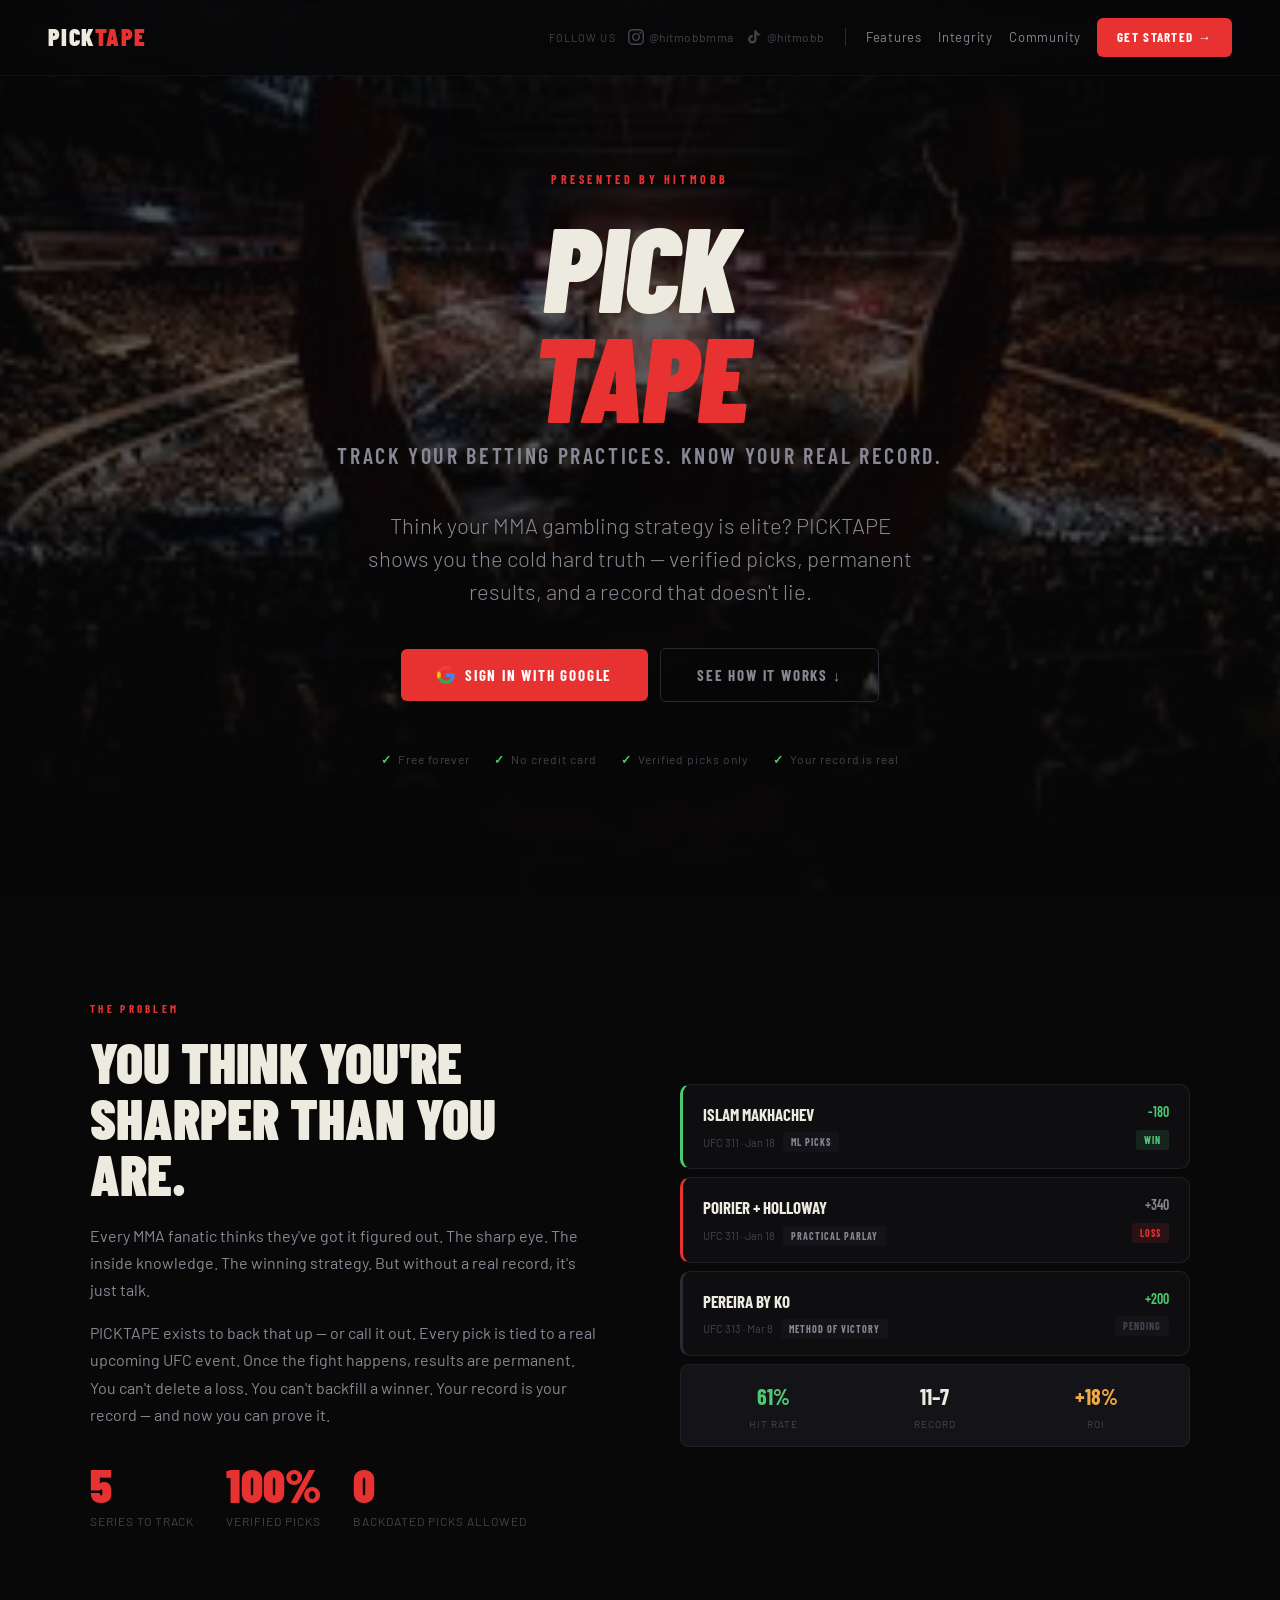
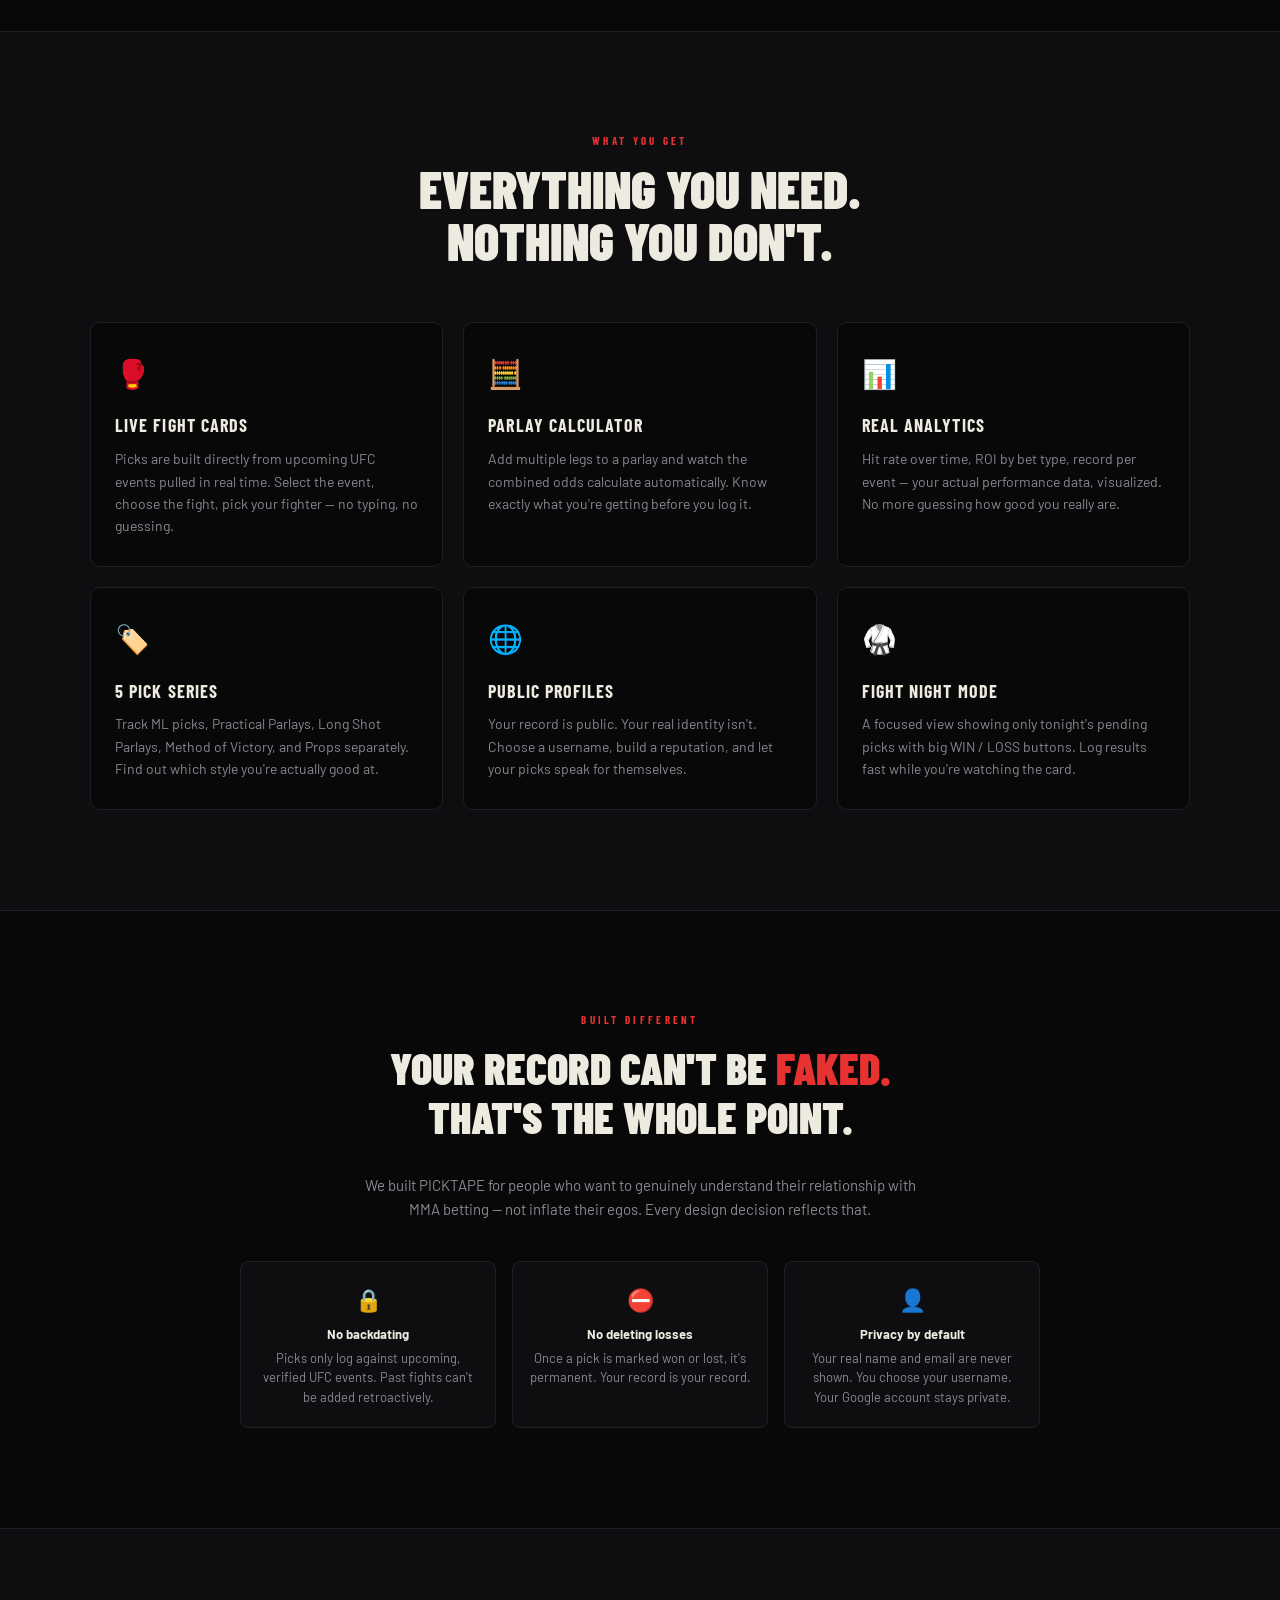
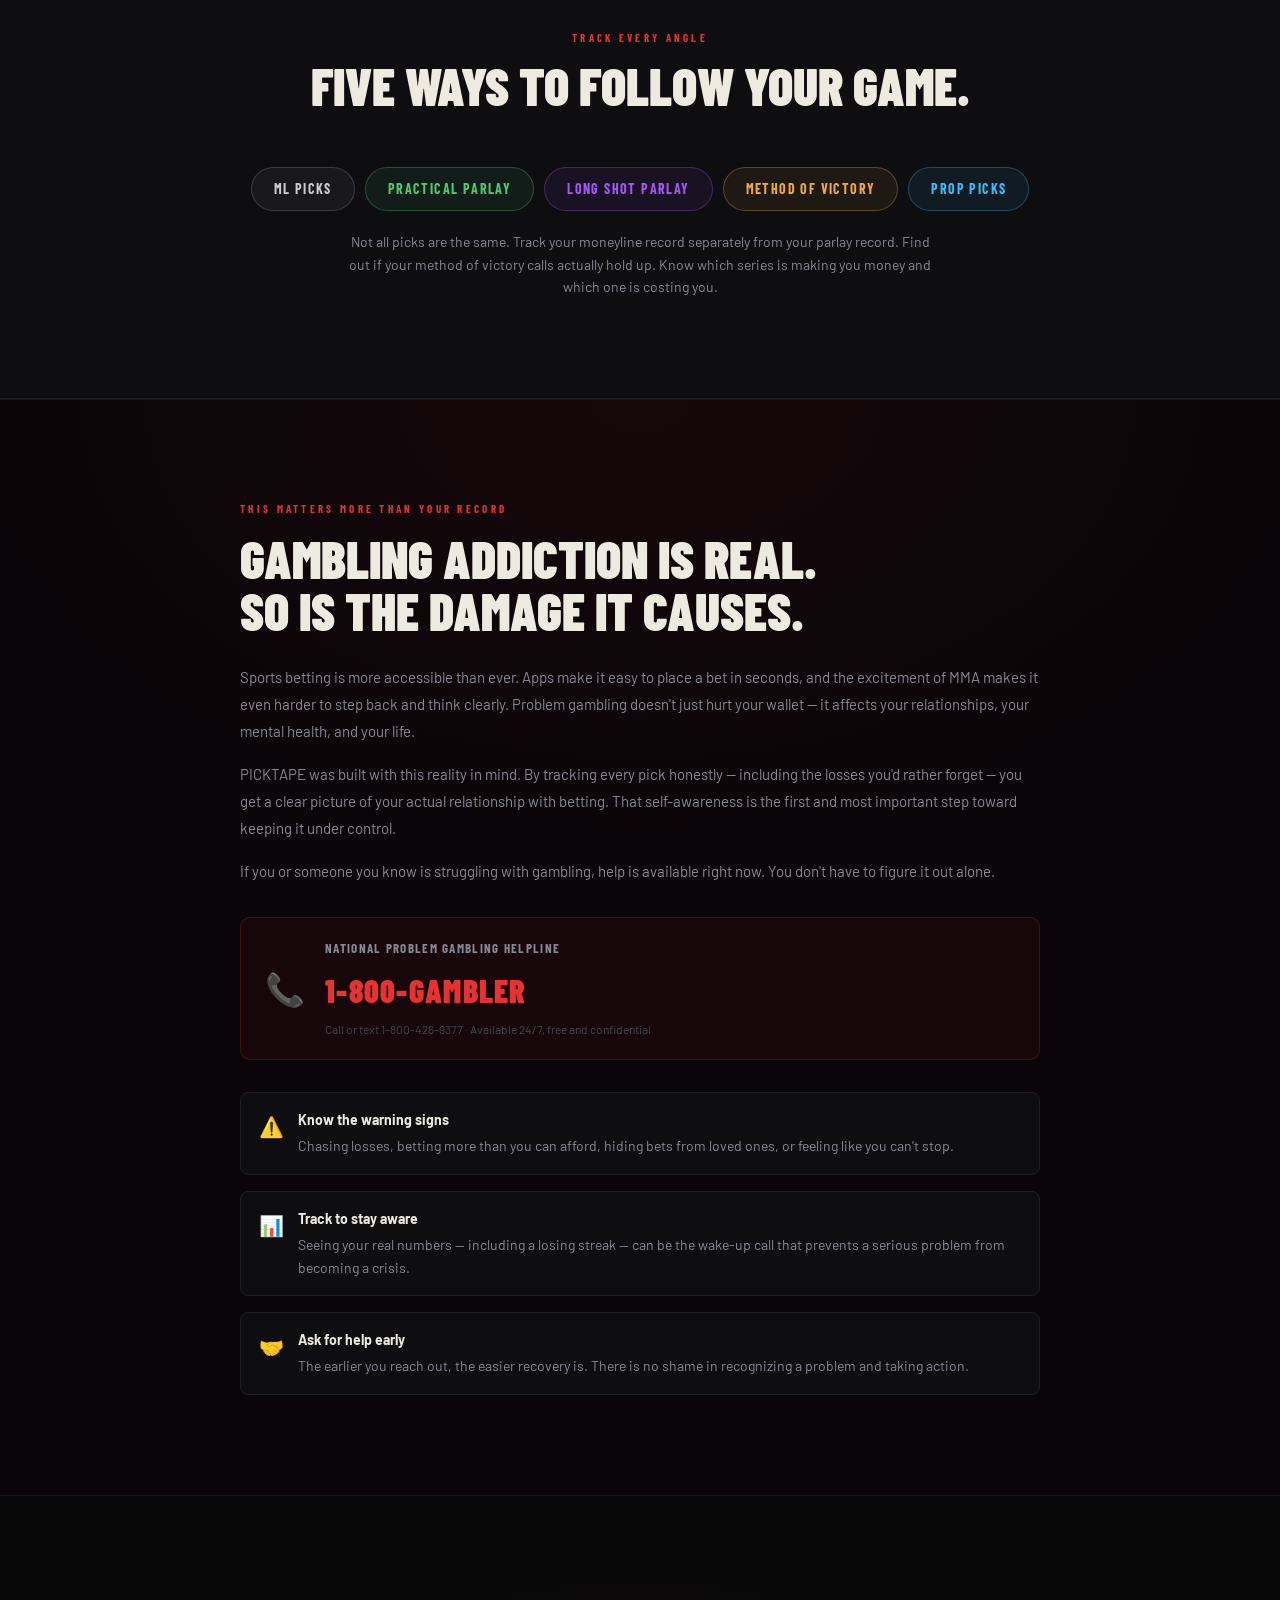
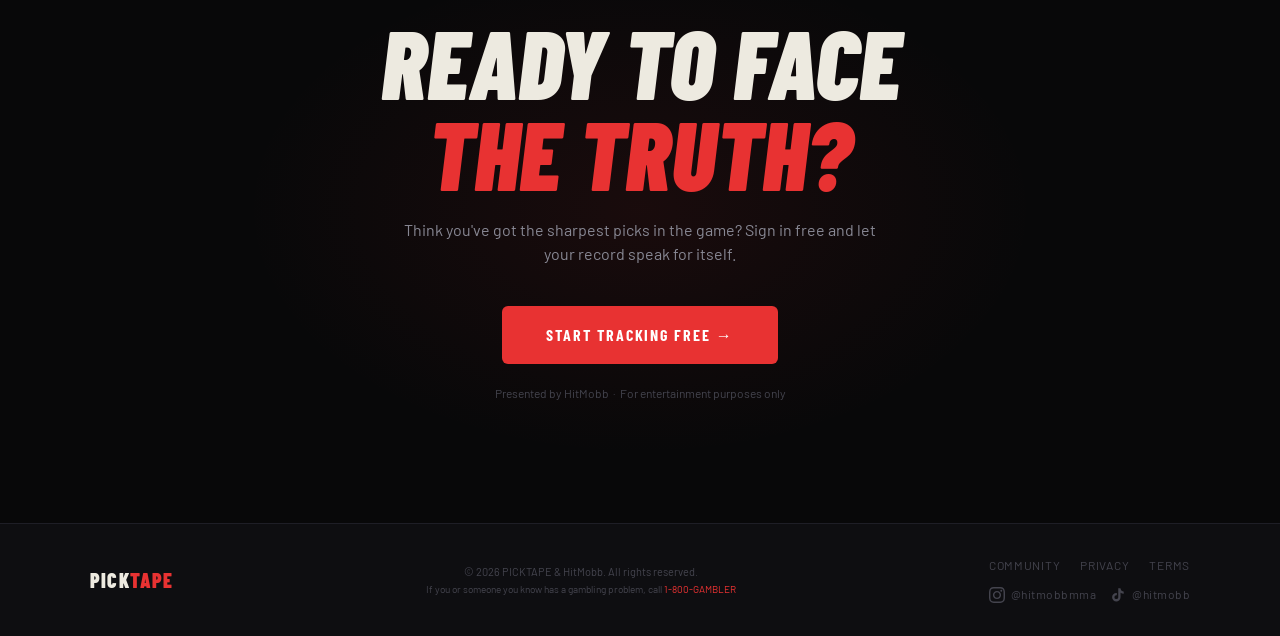
<file: index.html>
<!DOCTYPE html>
<html lang="en">
<head>
  <meta charset="UTF-8" />
  <meta name="viewport" content="width=device-width, initial-scale=1.0" />
  <title>PICKTAPE — Track Your Indesputable Record</title>
  <meta name="description" content="Stop guessing. Start tracking. PICKTAPE locks your MMA picks to real upcoming events so your record is always honest." />
  <link href="https://fonts.googleapis.com/css2?family=Barlow+Condensed:ital,wght@0,400;0,600;0,700;0,900;1,900&family=Barlow:wght@300;400;500&display=swap" rel="stylesheet" />
  <style>
    *, *::before, *::after { box-sizing: border-box; margin: 0; padding: 0; }

    :root {
      --bg:      #080809;
      --bg2:     #0e0e11;
      --bg3:     #141418;
      --border:  #1e1e26;
      --border2: #2a2a36;
      --text:    #edeae0;
      --text2:   #888894;
      --text3:   #44444e;
      --red:     #e83232;
      --red2:    #c82222;
      --green:   #4ecb71;
      --amber:   #f0a840;
    }

    html { scroll-behavior: smooth; }

    body {
      background: var(--bg);
      color: var(--text);
      font-family: 'Barlow', sans-serif;
      font-size: 16px;
      line-height: 1.6;
      overflow-x: hidden;
    }

    /* ── NAV ──────────────────────────── */
    nav {
      position: fixed; top: 0; left: 0; right: 0; z-index: 100;
      display: flex; align-items: center; justify-content: space-between;
      padding: 18px 48px;
      background: rgba(8,8,9,0.85);
      backdrop-filter: blur(12px);
      border-bottom: 1px solid rgba(255,255,255,0.04);
    }
    .nav-logo {
      font-family: 'Barlow Condensed', sans-serif;
      font-weight: 900; font-size: 24px;
      letter-spacing: 0.06em; text-transform: uppercase;
      text-decoration: none; color: var(--text);
    }
    .nav-logo span { color: var(--red); }
    .nav-right { display: flex; align-items: center; gap: 16px; }
    .nav-link {
      font-size: 13px; color: var(--text2); text-decoration: none;
      letter-spacing: 0.06em; transition: color 0.15s;
    }
    .nav-link:hover { color: var(--text); }
    .nav-cta {
      font-family: 'Barlow Condensed', sans-serif;
      font-weight: 700; font-size: 13px; letter-spacing: 0.1em;
      text-transform: uppercase; background: var(--red);
      color: #fff; border: none; border-radius: 6px;
      padding: 9px 20px; cursor: pointer; text-decoration: none;
      transition: background 0.15s;
    }
    .nav-cta:hover { background: var(--red2); }

    /* ── HERO ─────────────────────────── */
    .hero {
      min-height: 100vh;
      display: flex; flex-direction: column;
      align-items: center; justify-content: center;
      text-align: center; padding: 120px 24px 80px;
      position: relative; overflow: hidden;
      background-image: url('images/bg-arena-crowd.jpg');
      background-size: cover;
      background-position: center 30%;
      background-attachment: fixed;
    }

    /* Dark overlay over hero image */
    .hero::after {
      content: '';
      position: absolute; inset: 0;
      background: linear-gradient(
        to bottom,
        rgba(8,8,9,0.75) 0%,
        rgba(8,8,9,0.65) 40%,
        rgba(8,8,9,0.85) 100%
      );
      z-index: 0;
    }

    /* Ensure hero content sits above overlay */
    .hero > * { position: relative; z-index: 1; }

    .hero-eyebrow {
      font-family: 'Barlow Condensed', sans-serif;
      font-size: 12px; font-weight: 700;
      letter-spacing: 0.3em; text-transform: uppercase;
      color: var(--red); margin-bottom: 20px;
      opacity: 0; animation: fadeUp 0.6s 0.2s ease forwards;
    }

    .hero-title {
      font-family: 'Barlow Condensed', sans-serif;
      font-weight: 900; font-style: italic;
      font-size: clamp(64px, 10vw, 120px);
      line-height: 0.92; text-transform: uppercase;
      letter-spacing: -0.01em;
      margin-bottom: 8px;
      opacity: 0; animation: fadeUp 0.6s 0.35s ease forwards;
    }
    .hero-title-line2 {
      color: var(--red);
      display: block;
    }

    .hero-subtitle {
      font-size: clamp(16px, 2.5vw, 22px);
      color: var(--text2); font-weight: 300;
      max-width: 560px; margin: 24px auto 0;
      line-height: 1.5;
      opacity: 0; animation: fadeUp 0.6s 0.5s ease forwards;
    }

    .hero-cta-group {
      display: flex; gap: 12px; align-items: center;
      justify-content: center; margin-top: 40px;
      opacity: 0; animation: fadeUp 0.6s 0.65s ease forwards;
      flex-wrap: wrap;
    }

    .btn-hero {
      font-family: 'Barlow Condensed', sans-serif;
      font-weight: 700; font-size: 15px; letter-spacing: 0.12em;
      text-transform: uppercase; padding: 14px 36px;
      border-radius: 6px; cursor: pointer; text-decoration: none;
      transition: all 0.15s; display: inline-flex; align-items: center; gap: 10px;
    }
    .btn-hero-primary {
      background: var(--red); color: #fff; border: none;
    }
    .btn-hero-primary:hover { background: var(--red2); transform: translateY(-1px); }
    .btn-hero-secondary {
      background: transparent; color: var(--text2);
      border: 1px solid var(--border2);
    }
    .btn-hero-secondary:hover { border-color: var(--text2); color: var(--text); }

    .hero-proof {
      margin-top: 48px;
      display: flex; align-items: center; gap: 24px;
      justify-content: center; flex-wrap: wrap;
      opacity: 0; animation: fadeUp 0.6s 0.8s ease forwards;
    }
    .hero-proof-item {
      font-size: 12px; color: var(--text3);
      letter-spacing: 0.08em; display: flex; align-items: center; gap: 6px;
    }
    .hero-proof-item::before { content: '✓'; color: var(--green); font-weight: 700; }

    /* ── TRUTH SECTION ────────────────── */
    .truth-section {
      padding: 100px 48px;
      max-width: 1100px; margin: 0 auto;
    }
    .truth-grid {
      display: grid; grid-template-columns: 1fr 1fr; gap: 80px;
      align-items: center;
    }
    .truth-label {
      font-family: 'Barlow Condensed', sans-serif;
      font-size: 11px; font-weight: 700; letter-spacing: 0.3em;
      text-transform: uppercase; color: var(--red); margin-bottom: 16px;
    }
    .truth-title {
      font-family: 'Barlow Condensed', sans-serif;
      font-weight: 900; font-size: clamp(36px, 5vw, 56px);
      line-height: 1.0; text-transform: uppercase;
      margin-bottom: 20px;
    }
    .truth-body {
      font-size: 16px; color: var(--text2); line-height: 1.7;
      margin-bottom: 16px;
    }
    .truth-stat-row {
      display: flex; gap: 32px; margin-top: 32px;
    }
    .truth-stat {}
    .truth-stat-num {
      font-family: 'Barlow Condensed', sans-serif;
      font-weight: 900; font-size: 48px; line-height: 1;
      color: var(--red);
    }
    .truth-stat-label {
      font-size: 12px; color: var(--text3); letter-spacing: 0.08em;
      text-transform: uppercase; margin-top: 4px;
    }

    /* Fake pick card demo */
    .demo-card-stack { position: relative; }
    .demo-card {
      background: var(--bg2); border: 1px solid var(--border);
      border-radius: 10px; padding: 16px 20px;
      margin-bottom: 8px;
    }
    .demo-card.won  { border-left: 3px solid var(--green); }
    .demo-card.lost { border-left: 3px solid var(--red); }
    .demo-card.pend { border-left: 3px solid var(--border2); }
    .demo-card-fighter {
      font-family: 'Barlow Condensed', sans-serif;
      font-weight: 700; font-size: 17px; text-transform: uppercase;
      margin-bottom: 4px;
    }
    .demo-card-meta {
      font-size: 11px; color: var(--text3);
      display: flex; gap: 8px; align-items: center;
    }
    .demo-badge {
      font-family: 'Barlow Condensed', sans-serif;
      font-size: 10px; font-weight: 700; letter-spacing: 0.1em;
      text-transform: uppercase; padding: 2px 8px; border-radius: 3px;
    }
    .demo-badge-won  { background: rgba(78,203,113,0.12); color: var(--green); }
    .demo-badge-lost { background: rgba(232,50,50,0.12); color: var(--red); }
    .demo-badge-pend { background: var(--bg3); color: var(--text3); }
    .demo-badge-series { background: var(--bg3); color: var(--text2); }
    .demo-odds { font-family:'Barlow Condensed',sans-serif; font-weight:600; font-size:14px; color:var(--green); }

    /* ── FEATURES ─────────────────────── */
    .features-section {
      padding: 100px 48px;
      background: var(--bg2);
      border-top: 1px solid var(--border);
      border-bottom: 1px solid var(--border);
    }
    .features-inner { max-width: 1100px; margin: 0 auto; }
    .section-eyebrow {
      font-family: 'Barlow Condensed', sans-serif;
      font-size: 11px; font-weight: 700; letter-spacing: 0.3em;
      text-transform: uppercase; color: var(--red);
      text-align: center; margin-bottom: 12px;
    }
    .section-title {
      font-family: 'Barlow Condensed', sans-serif;
      font-weight: 900; font-size: clamp(32px, 5vw, 52px);
      text-transform: uppercase; text-align: center;
      line-height: 1.0; margin-bottom: 56px;
    }
    .features-grid {
      display: grid; grid-template-columns: repeat(3, 1fr); gap: 20px;
    }
    .feature-card {
      background: var(--bg); border: 1px solid var(--border);
      border-radius: 10px; padding: 28px 24px;
      transition: border-color 0.2s;
    }
    .feature-card:hover { border-color: var(--border2); }
    .feature-icon {
      font-size: 28px; margin-bottom: 16px; display: block;
    }
    .feature-name {
      font-family: 'Barlow Condensed', sans-serif;
      font-weight: 700; font-size: 18px; letter-spacing: 0.06em;
      text-transform: uppercase; margin-bottom: 8px;
    }
    .feature-desc { font-size: 14px; color: var(--text2); line-height: 1.6; }

    /* ── INTEGRITY SECTION ────────────── */
    .integrity-section {
      padding: 100px 48px;
      max-width: 1100px; margin: 0 auto;
      text-align: center;
    }
    .integrity-big {
      font-family: 'Barlow Condensed', sans-serif;
      font-weight: 900; font-size: clamp(28px, 4vw, 44px);
      text-transform: uppercase; line-height: 1.1;
      max-width: 740px; margin: 16px auto 32px;
    }
    .integrity-big span { color: var(--red); }
    .integrity-points {
      display: grid; grid-template-columns: repeat(3, 1fr);
      gap: 16px; max-width: 800px; margin: 0 auto;
    }
    .integrity-point {
      background: var(--bg2); border: 1px solid var(--border);
      border-radius: 8px; padding: 20px 16px;
    }
    .integrity-point-icon { font-size: 22px; margin-bottom: 8px; }
    .integrity-point-text {
      font-size: 13px; color: var(--text2); line-height: 1.5;
    }
    .integrity-point-text strong { color: var(--text); display: block; margin-bottom: 4px; }

    /* ── SERIES SECTION ───────────────── */
    .series-section {
      padding: 100px 48px;
      background: var(--bg2);
      border-top: 1px solid var(--border);
      border-bottom: 1px solid var(--border);
    }
    .series-inner { max-width: 1100px; margin: 0 auto; }
    .series-pills-display {
      display: flex; flex-wrap: wrap; gap: 10px;
      justify-content: center; margin-top: 40px;
    }
    .spill {
      font-family: 'Barlow Condensed', sans-serif;
      font-weight: 700; font-size: 14px; letter-spacing: 0.1em;
      text-transform: uppercase; padding: 10px 22px;
      border-radius: 24px; border: 1px solid;
    }
    .spill-ml   { background:rgba(200,200,210,0.06); border-color:rgba(200,200,210,0.2); color:#ccc; }
    .spill-pp   { background:rgba(78,203,113,0.08);  border-color:rgba(78,203,113,0.3);  color:#4ecb71; }
    .spill-lsp  { background:rgba(168,85,247,0.08);  border-color:rgba(168,85,247,0.3);  color:#a855f7; }
    .spill-mov  { background:rgba(240,168,64,0.08);  border-color:rgba(240,168,64,0.3);  color:#f0a840; }
    .spill-prop { background:rgba(56,189,248,0.08);  border-color:rgba(56,189,248,0.3);  color:#38bdf8; }
    .series-desc {
      font-size: 14px; color: var(--text2); text-align: center;
      max-width: 600px; margin: 20px auto 0; line-height: 1.6;
    }

    /* ── FINAL CTA ────────────────────── */
    .cta-section {
      padding: 120px 48px; text-align: center;
      position: relative; overflow: hidden;
    }
    .cta-section::before {
      content: '';
      position: absolute; top: 50%; left: 50%; transform: translate(-50%,-50%);
      width: 800px; height: 500px;
      background: radial-gradient(ellipse, rgba(232,50,50,0.08) 0%, transparent 70%);
      pointer-events: none;
    }
    .cta-title {
      font-family: 'Barlow Condensed', sans-serif;
      font-weight: 900; font-style: italic;
      font-size: clamp(44px, 8vw, 96px);
      text-transform: uppercase; line-height: 0.95;
      margin-bottom: 20px;
    }
    .cta-title span { color: var(--red); }
    .cta-sub {
      font-size: 16px; color: var(--text2);
      max-width: 480px; margin: 0 auto 40px; line-height: 1.5;
    }

    /* ── FOOTER ───────────────────────── */
    footer {
      background: var(--bg2); border-top: 1px solid var(--border);
      padding: 32px 48px;
    }
    .footer-inner {
      max-width: 1100px; margin: 0 auto;
      display: flex; align-items: center; justify-content: space-between;
      flex-wrap: wrap; gap: 16px;
    }
    .footer-logo {
      font-family: 'Barlow Condensed', sans-serif;
      font-weight: 900; font-size: 20px; letter-spacing: 0.06em;
      text-transform: uppercase; color: var(--text); text-decoration: none;
    }
    .footer-logo span { color: var(--red); }
    .footer-center {
      font-size: 11px; color: var(--text3); text-align: center;
    }
    .footer-links { display: flex; gap: 20px; }
    .footer-link {
      font-size: 12px; color: var(--text3); text-decoration: none;
      letter-spacing: 0.06em; text-transform: uppercase;
      transition: color 0.15s;
    }
    .footer-link:hover { color: var(--text); }

    .hero-tagline {
      font-family: 'Barlow Condensed', sans-serif;
      font-size: clamp(16px, 2.5vw, 22px);
      font-weight: 600; letter-spacing: 0.12em;
      text-transform: uppercase; color: var(--text2);
      margin-bottom: 12px;
      opacity: 0; animation: fadeUp 0.6s 0.48s ease forwards;
    }

    /* ── RESPONSIBLE GAMBLING ─────────── */
    .rg-section {
      padding: 100px 48px;
      background: #0a0508;
      border-top: 1px solid rgba(232,50,50,0.15);
      border-bottom: 1px solid rgba(232,50,50,0.15);
      position: relative;
    }
    .rg-section::before {
      content: '';
      position: absolute; inset: 0;
      background: radial-gradient(ellipse 80% 60% at 50% 0%, rgba(232,50,50,0.05) 0%, transparent 70%);
      pointer-events: none;
    }
    .rg-inner { max-width: 800px; margin: 0 auto; }
    .rg-eyebrow {
      font-family: 'Barlow Condensed', sans-serif;
      font-size: 11px; font-weight: 700; letter-spacing: 0.3em;
      text-transform: uppercase; color: var(--red);
      margin-bottom: 14px;
    }
    .rg-title {
      font-family: 'Barlow Condensed', sans-serif;
      font-weight: 900; font-size: clamp(32px, 5vw, 52px);
      text-transform: uppercase; line-height: 1.0;
      margin-bottom: 28px;
    }
    .rg-body {
      font-size: 15px; color: var(--text2);
      line-height: 1.8; margin-bottom: 16px;
    }
    .rg-hotline {
      display: flex; align-items: center; gap: 20px;
      background: rgba(232,50,50,0.06);
      border: 1px solid rgba(232,50,50,0.2);
      border-radius: 10px; padding: 20px 24px;
      margin: 32px 0;
    }
    .rg-hotline-icon { font-size: 32px; flex-shrink: 0; }
    .rg-hotline-title {
      font-family: 'Barlow Condensed', sans-serif;
      font-weight: 700; font-size: 13px;
      letter-spacing: 0.1em; text-transform: uppercase;
      color: var(--text2); margin-bottom: 6px;
    }
    .rg-hotline-number {
      font-family: 'Barlow Condensed', sans-serif;
      font-weight: 900; font-size: 32px;
      color: var(--red); text-decoration: none;
      letter-spacing: 0.04em; display: block;
      transition: opacity 0.15s;
    }
    .rg-hotline-number:hover { opacity: 0.8; }
    .rg-hotline-sub {
      font-size: 12px; color: var(--text3);
      margin-top: 4px;
    }
    .rg-points {
      display: flex; flex-direction: column; gap: 16px;
      margin-top: 28px;
    }
    .rg-point {
      display: flex; gap: 14px; align-items: flex-start;
      background: var(--bg2); border: 1px solid var(--border);
      border-radius: 8px; padding: 16px 18px;
    }
    .rg-point-icon { font-size: 20px; flex-shrink: 0; margin-top: 1px; }
    .rg-point-text { font-size: 14px; color: var(--text2); line-height: 1.6; }
    .rg-point-text strong { color: var(--text); display: block; margin-bottom: 4px; }

    @media (max-width: 768px) {
      .rg-section { padding: 60px 20px; }
      .rg-hotline { flex-direction: column; text-align: center; gap: 12px; }
      .rg-hotline-number { font-size: 26px; }
    }
    .nav-social {
      color: var(--text3); transition: color 0.15s;
      display: flex; align-items: center; gap: 5px;
      font-size: 12px; text-decoration: none; letter-spacing: 0.04em;
    }
    .nav-social:hover { color: var(--text); }
    .nav-follow-group {
      display: flex; align-items: center; gap: 12px;
    }
    .nav-follow-label {
      font-size: 11px; color: var(--text3);
      letter-spacing: 0.1em; text-transform: uppercase;
      white-space: nowrap;
    }
    .nav-divider {
      width: 1px; height: 18px;
      background: var(--border2); margin: 0 4px;
    }
    .footer-socials { display: flex; gap: 14px; align-items: center; }
    .social-link {
      display: flex; align-items: center; gap: 6px;
      font-size: 12px; color: var(--text3);
      text-decoration: none; letter-spacing: 0.04em;
      transition: color 0.15s;
    }
    .social-link:hover { color: var(--text); }

    @media (max-width: 768px) {
      .nav-follow-group { display: none; }
      .nav-divider { display: none; }
    }

    @keyframes fadeUp {
      from { opacity: 0; transform: translateY(20px); }
      to   { opacity: 1; transform: translateY(0); }
    }

    .fade-up {
      opacity: 0;
      transform: translateY(24px);
      transition: opacity 0.6s ease, transform 0.6s ease;
    }
    .fade-up.visible {
      opacity: 1;
      transform: translateY(0);
    }

    /* ── RESPONSIVE ───────────────────── */
    @media (max-width: 768px) {
      nav { padding: 14px 20px; }
      .nav-link { display: none; }
      .nav-cta { font-size: 12px; padding: 8px 16px; }
      .hero { padding: 100px 20px 60px; }
      .truth-section, .features-section, .integrity-section,
      .series-section, .cta-section { padding: 60px 20px; }
      .truth-grid { grid-template-columns: 1fr; gap: 40px; }
      .features-grid { grid-template-columns: 1fr; }
      .integrity-points { grid-template-columns: 1fr; }
      .truth-stat-row { gap: 20px; }
      footer { padding: 24px 20px; }
      .footer-inner { flex-direction: column; text-align: center; }
      .footer-links { justify-content: center; }
      .demo-card-stack { display: none; }
      .hero-cta-group { flex-direction: column; align-items: center; }
      .btn-hero { width: 100%; justify-content: center; max-width: 320px; }
      .series-pills-display { gap: 8px; }
      .spill { font-size: 12px; padding: 8px 16px; }
    }
  </style>
</head>
<body>

  <!-- NAV -->
  <nav>
    <a href="index.html" class="nav-logo">PICK<span>TAPE</span></a>
    <div class="nav-right">
      <div class="nav-follow-group">
        <span class="nav-follow-label">Follow us</span>
        <a href="https://instagram.com/hitmobbmma" target="_blank" rel="noopener noreferrer" class="nav-social" title="Instagram @hitmobbmma">
          <svg width="16" height="16" viewBox="0 0 24 24" fill="currentColor"><path d="M12 2.163c3.204 0 3.584.012 4.85.07 3.252.148 4.771 1.691 4.919 4.919.058 1.265.069 1.645.069 4.849 0 3.205-.012 3.584-.069 4.849-.149 3.225-1.664 4.771-4.919 4.919-1.266.058-1.644.07-4.85.07-3.204 0-3.584-.012-4.849-.07-3.26-.149-4.771-1.699-4.919-4.92-.058-1.265-.07-1.644-.07-4.849 0-3.204.013-3.583.07-4.849.149-3.227 1.664-4.771 4.919-4.919 1.266-.057 1.645-.069 4.849-.069zm0-2.163c-3.259 0-3.667.014-4.947.072-4.358.2-6.78 2.618-6.98 6.98-.059 1.281-.073 1.689-.073 4.948 0 3.259.014 3.668.072 4.948.2 4.358 2.618 6.78 6.98 6.98 1.281.058 1.689.072 4.948.072 3.259 0 3.668-.014 4.948-.072 4.354-.2 6.782-2.618 6.979-6.98.059-1.28.073-1.689.073-4.948 0-3.259-.014-3.667-.072-4.947-.196-4.354-2.617-6.78-6.979-6.98-1.281-.059-1.69-.073-4.949-.073zm0 5.838c-3.403 0-6.162 2.759-6.162 6.162s2.759 6.163 6.162 6.163 6.162-2.759 6.162-6.163c0-3.403-2.759-6.162-6.162-6.162zm0 10.162c-2.209 0-4-1.79-4-4 0-2.209 1.791-4 4-4s4 1.791 4 4c0 2.21-1.791 4-4 4zm6.406-11.845c-.796 0-1.441.645-1.441 1.44s.645 1.44 1.441 1.44c.795 0 1.439-.645 1.439-1.44s-.644-1.44-1.439-1.44z"/></svg>
          @hitmobbmma
        </a>
        <a href="https://tiktok.com/@hitmobb" target="_blank" rel="noopener noreferrer" class="nav-social" title="TikTok @hitmobb">
          <svg width="16" height="16" viewBox="0 0 24 24" fill="currentColor"><path d="M19.59 6.69a4.83 4.83 0 01-3.77-4.25V2h-3.45v13.67a2.89 2.89 0 01-2.88 2.5 2.89 2.89 0 01-2.89-2.89 2.89 2.89 0 012.89-2.89c.28 0 .54.04.79.1V9.01a6.33 6.33 0 00-.79-.05 6.34 6.34 0 00-6.34 6.34 6.34 6.34 0 006.34 6.34 6.34 6.34 0 006.33-6.34V8.69a8.18 8.18 0 004.78 1.52V6.75a4.85 4.85 0 01-1.01-.06z"/></svg>
          @hitmobb
        </a>
      </div>
      <div class="nav-divider"></div>
      <a href="#features" class="nav-link">Features</a>
      <a href="#integrity" class="nav-link">Integrity</a>
      <a href="profile.html" class="nav-link">Community</a>
      <a href="app.html" class="nav-cta">Get Started →</a>
    </div>
  </nav>

  <!-- HERO -->
  <section class="hero">
    <div class="hero-eyebrow">Presented by HitMobb</div>
    <h1 class="hero-title">
      PICK<span class="hero-title-line2">TAPE</span>
    </h1>
    <p class="hero-tagline">Track your betting practices. Know your real record.</p>
    <p class="hero-subtitle">
      Think your MMA gambling strategy is elite?
      PICKTAPE shows you the cold hard truth —
      verified picks, permanent results, and a record
      that doesn't lie.
    </p>
    <div class="hero-cta-group">
      <a href="app.html" class="btn-hero btn-hero-primary">
        <svg width="18" height="18" viewBox="0 0 48 48">
          <path fill="#EA4335" d="M24 9.5c3.54 0 6.71 1.22 9.21 3.6l6.85-6.85C35.9 2.38 30.47 0 24 0 14.62 0 6.51 5.38 2.56 13.22l7.98 6.19C12.43 13.72 17.74 9.5 24 9.5z"/>
          <path fill="#4285F4" d="M46.98 24.55c0-1.57-.15-3.09-.38-4.55H24v9.02h12.94c-.58 2.96-2.26 5.48-4.78 7.18l7.73 6c4.51-4.18 7.09-10.36 7.09-17.65z"/>
          <path fill="#FBBC05" d="M10.53 28.59c-.48-1.45-.76-2.99-.76-4.59s.27-3.14.76-4.59l-7.98-6.19C.92 16.46 0 20.12 0 24c0 3.88.92 7.54 2.56 10.78l7.97-6.19z"/>
          <path fill="#34A853" d="M24 48c6.48 0 11.93-2.13 15.89-5.81l-7.73-6c-2.18 1.48-4.97 2.35-8.16 2.35-6.26 0-11.57-4.22-13.47-9.91l-7.98 6.19C6.51 42.62 14.62 48 24 48z"/>
        </svg>
        Sign in with Google
      </a>
      <a href="#features" class="btn-hero btn-hero-secondary">See how it works ↓</a>
    </div>
    <div class="hero-proof">
      <div class="hero-proof-item">Free forever</div>
      <div class="hero-proof-item">No credit card</div>
      <div class="hero-proof-item">Verified picks only</div>
      <div class="hero-proof-item">Your record is real</div>
    </div>
  </section>

  <!-- TRUTH SECTION -->
  <section style="padding:100px 48px; position:relative; overflow:hidden;">
    <div style="position:absolute;inset:0;background-image:url('images/bg-cage.jpg');background-size:cover;background-position:center;background-attachment:fixed;opacity:0.18;z-index:0;"></div>
    <div style="position:absolute;inset:0;background:linear-gradient(135deg,rgba(8,8,9,0.92) 40%,rgba(8,8,9,0.80) 100%);z-index:1;"></div>
    <div style="position:relative;z-index:2;max-width:1100px;margin:0 auto;">
    <div class="truth-grid">
      <div class="fade-up">
        <div class="truth-label">The Problem</div>
        <h2 class="truth-title">You think you're sharper than you are.</h2>
        <p class="truth-body">
          Every MMA fanatic thinks they've got it figured out.
          The sharp eye. The inside knowledge. The winning strategy.
          But without a real record, it's just talk.
        </p>
        <p class="truth-body">
          PICKTAPE exists to back that up — or call it out.
          Every pick is tied to a real upcoming UFC event.
          Once the fight happens, results are permanent.
          You can't delete a loss. You can't backfill a winner.
          Your record is your record — and now you can prove it.
        </p>
        <div class="truth-stat-row">
          <div class="truth-stat">
            <div class="truth-stat-num">5</div>
            <div class="truth-stat-label">Series to track</div>
          </div>
          <div class="truth-stat">
            <div class="truth-stat-num">100%</div>
            <div class="truth-stat-label">Verified picks</div>
          </div>
          <div class="truth-stat">
            <div class="truth-stat-num">0</div>
            <div class="truth-stat-label">Backdated picks allowed</div>
          </div>
        </div>
      </div>

      <!-- Demo pick cards -->
      <div class="demo-card-stack fade-up">
        <div class="demo-card won">
          <div style="display:flex;justify-content:space-between;align-items:flex-start;">
            <div>
              <div class="demo-card-fighter">Islam Makhachev</div>
              <div class="demo-card-meta">
                UFC 311 · Jan 18
                <span class="demo-badge demo-badge-series">ML Picks</span>
              </div>
            </div>
            <div style="display:flex;flex-direction:column;align-items:flex-end;gap:6px;">
              <span class="demo-odds">-180</span>
              <span class="demo-badge demo-badge-won">WIN</span>
            </div>
          </div>
        </div>
        <div class="demo-card lost">
          <div style="display:flex;justify-content:space-between;align-items:flex-start;">
            <div>
              <div class="demo-card-fighter">Poirier + Holloway</div>
              <div class="demo-card-meta">
                UFC 311 · Jan 18
                <span class="demo-badge demo-badge-series">Practical Parlay</span>
              </div>
            </div>
            <div style="display:flex;flex-direction:column;align-items:flex-end;gap:6px;">
              <span class="demo-odds" style="color:var(--text2);">+340</span>
              <span class="demo-badge demo-badge-lost">LOSS</span>
            </div>
          </div>
        </div>
        <div class="demo-card pend">
          <div style="display:flex;justify-content:space-between;align-items:flex-start;">
            <div>
              <div class="demo-card-fighter">Pereira by KO</div>
              <div class="demo-card-meta">
                UFC 313 · Mar 8
                <span class="demo-badge demo-badge-series">Method of Victory</span>
              </div>
            </div>
            <div style="display:flex;flex-direction:column;align-items:flex-end;gap:6px;">
              <span class="demo-odds">+200</span>
              <span class="demo-badge demo-badge-pend">PENDING</span>
            </div>
          </div>
        </div>
        <!-- Stats mini card -->
        <div style="background:var(--bg3);border:1px solid var(--border);border-radius:8px;padding:14px 16px;display:grid;grid-template-columns:repeat(3,1fr);gap:8px;margin-top:8px;">
          <div style="text-align:center;">
            <div style="font-family:'Barlow Condensed',sans-serif;font-weight:700;font-size:22px;color:var(--green);">61%</div>
            <div style="font-size:10px;color:var(--text3);letter-spacing:0.1em;text-transform:uppercase;margin-top:2px;">Hit Rate</div>
          </div>
          <div style="text-align:center;">
            <div style="font-family:'Barlow Condensed',sans-serif;font-weight:700;font-size:22px;">11–7</div>
            <div style="font-size:10px;color:var(--text3);letter-spacing:0.1em;text-transform:uppercase;margin-top:2px;">Record</div>
          </div>
          <div style="text-align:center;">
            <div style="font-family:'Barlow Condensed',sans-serif;font-weight:700;font-size:22px;color:var(--amber);">+18%</div>
            <div style="font-size:10px;color:var(--text3);letter-spacing:0.1em;text-transform:uppercase;margin-top:2px;">ROI</div>
          </div>
        </div>
      </div>
    </div>
    </div>
  </section>

  <!-- FEATURES -->
  <section class="features-section" id="features">
    <div class="features-inner">
      <div class="section-eyebrow fade-up">What you get</div>
      <h2 class="section-title fade-up">Everything you need.<br>Nothing you don't.</h2>
      <div class="features-grid">
        <div class="feature-card fade-up">
          <span class="feature-icon">🥊</span>
          <div class="feature-name">Live Fight Cards</div>
          <p class="feature-desc">Picks are built directly from upcoming UFC events pulled in real time. Select the event, choose the fight, pick your fighter — no typing, no guessing.</p>
        </div>
        <div class="feature-card fade-up">
          <span class="feature-icon">🧮</span>
          <div class="feature-name">Parlay Calculator</div>
          <p class="feature-desc">Add multiple legs to a parlay and watch the combined odds calculate automatically. Know exactly what you're getting before you log it.</p>
        </div>
        <div class="feature-card fade-up">
          <span class="feature-icon">📊</span>
          <div class="feature-name">Real Analytics</div>
          <p class="feature-desc">Hit rate over time, ROI by bet type, record per event — your actual performance data, visualized. No more guessing how good you really are.</p>
        </div>
        <div class="feature-card fade-up">
          <span class="feature-icon">🏷️</span>
          <div class="feature-name">5 Pick Series</div>
          <p class="feature-desc">Track ML picks, Practical Parlays, Long Shot Parlays, Method of Victory, and Props separately. Find out which style you're actually good at.</p>
        </div>
        <div class="feature-card fade-up">
          <span class="feature-icon">🌐</span>
          <div class="feature-name">Public Profiles</div>
          <p class="feature-desc">Your record is public. Your real identity isn't. Choose a username, build a reputation, and let your picks speak for themselves.</p>
        </div>
        <div class="feature-card fade-up">
          <span class="feature-icon">🥋</span>
          <div class="feature-name">Fight Night Mode</div>
          <p class="feature-desc">A focused view showing only tonight's pending picks with big WIN / LOSS buttons. Log results fast while you're watching the card.</p>
        </div>
      </div>
    </div>
  </section>

  <!-- INTEGRITY SECTION -->
  <section class="integrity-section" id="integrity" style="position:relative;overflow:hidden;">
    <div style="position:absolute;inset:0;background-image:url('images/bg-arena-wide.jpg');background-size:cover;background-position:center;background-attachment:fixed;opacity:0.18;z-index:0;"></div>
    <div style="position:absolute;inset:0;background:rgba(8,8,9,0.88);z-index:1;"></div>
    <div style="position:relative;z-index:2;">
    <div class="section-eyebrow fade-up">Built different</div>
    <h2 class="integrity-big fade-up">
      Your record can't be <span>faked.</span><br>
      That's the whole point.
    </h2>
    <p style="font-size:15px;color:var(--text2);max-width:560px;margin:0 auto 40px;line-height:1.6;" class="fade-up">
      We built PICKTAPE for people who want to genuinely understand their relationship
      with MMA betting — not inflate their egos. Every design decision reflects that.
    </p>
    <div class="integrity-points fade-up">
      <div class="integrity-point">
        <div class="integrity-point-icon">🔒</div>
        <div class="integrity-point-text">
          <strong>No backdating</strong>
          Picks only log against upcoming, verified UFC events. Past fights can't be added retroactively.
        </div>
      </div>
      <div class="integrity-point">
        <div class="integrity-point-icon">⛔</div>
        <div class="integrity-point-text">
          <strong>No deleting losses</strong>
          Once a pick is marked won or lost, it's permanent. Your record is your record.
        </div>
      </div>
      <div class="integrity-point">
        <div class="integrity-point-icon">👤</div>
        <div class="integrity-point-text">
          <strong>Privacy by default</strong>
          Your real name and email are never shown. You choose your username. Your Google account stays private.
        </div>
      </div>
    </div>
    </div>
  </section>

  <!-- SERIES SECTION -->
  <section class="series-section">
    <div class="series-inner">
      <div class="section-eyebrow fade-up">Track every angle</div>
      <h2 class="section-title fade-up">Five ways to follow your game.</h2>
      <div class="series-pills-display fade-up">
        <div class="spill spill-ml">ML Picks</div>
        <div class="spill spill-pp">Practical Parlay</div>
        <div class="spill spill-lsp">Long Shot Parlay</div>
        <div class="spill spill-mov">Method of Victory</div>
        <div class="spill spill-prop">Prop Picks</div>
      </div>
      <p class="series-desc fade-up">
        Not all picks are the same. Track your moneyline record separately from your parlay record.
        Find out if your method of victory calls actually hold up. Know which series is making
        you money and which one is costing you.
      </p>
    </div>
  </section>

  <!-- RESPONSIBLE GAMBLING SECTION -->
  <section class="rg-section" id="responsibility">
    <div class="rg-inner">
      <div class="rg-content fade-up">
        <div class="rg-eyebrow">This matters more than your record</div>
        <h2 class="rg-title">Gambling addiction is real.<br>So is the damage it causes.</h2>
        <p class="rg-body">
          Sports betting is more accessible than ever. Apps make it easy to place a bet in seconds,
          and the excitement of MMA makes it even harder to step back and think clearly.
          Problem gambling doesn't just hurt your wallet — it affects your relationships,
          your mental health, and your life.
        </p>
        <p class="rg-body">
          PICKTAPE was built with this reality in mind. By tracking every pick honestly —
          including the losses you'd rather forget — you get a clear picture of your actual
          relationship with betting. That self-awareness is the first and most important step
          toward keeping it under control.
        </p>
        <p class="rg-body">
          If you or someone you know is struggling with gambling, help is available right now.
          You don't have to figure it out alone.
        </p>

        <div class="rg-hotline">
          <div class="rg-hotline-icon">📞</div>
          <div class="rg-hotline-content">
            <div class="rg-hotline-title">National Problem Gambling Helpline</div>
            <a href="tel:18004269337" class="rg-hotline-number">1-800-GAMBLER</a>
            <div class="rg-hotline-sub">Call or text 1-800-426-9377 · Available 24/7, free and confidential</div>
          </div>
        </div>

        <div class="rg-points">
          <div class="rg-point">
            <div class="rg-point-icon">⚠️</div>
            <div class="rg-point-text">
              <strong>Know the warning signs</strong>
              Chasing losses, betting more than you can afford, hiding bets from loved ones, or feeling like you can't stop.
            </div>
          </div>
          <div class="rg-point">
            <div class="rg-point-icon">📊</div>
            <div class="rg-point-text">
              <strong>Track to stay aware</strong>
              Seeing your real numbers — including a losing streak — can be the wake-up call that prevents a serious problem from becoming a crisis.
            </div>
          </div>
          <div class="rg-point">
            <div class="rg-point-icon">🤝</div>
            <div class="rg-point-text">
              <strong>Ask for help early</strong>
              The earlier you reach out, the easier recovery is. There is no shame in recognizing a problem and taking action.
            </div>
          </div>
        </div>
      </div>
    </div>
  </section>

  <!-- FINAL CTA -->
  <section class="cta-section">
    <h2 class="cta-title fade-up">
      Ready to face<br><span>the truth?</span>
    </h2>
    <p class="cta-sub fade-up">
      Think you've got the sharpest picks in the game?
      Sign in free and let your record speak for itself.
    </p>
    <a href="app.html" class="btn-hero btn-hero-primary fade-up" style="font-size:16px;padding:16px 44px;">
      Start Tracking Free →
    </a>
    <p style="margin-top:20px;font-size:12px;color:var(--text3);" class="fade-up">
      Presented by HitMobb &nbsp;·&nbsp; For entertainment purposes only
    </p>
  </section>

  <!-- FOOTER -->
  <footer>
    <div class="footer-inner">
      <a href="index.html" class="footer-logo">PICK<span>TAPE</span></a>
      <div class="footer-center">
        &copy; <span id="footer-year"></span> PICKTAPE &amp; HitMobb. All rights reserved.<br/>
        <span style="font-size:10px;">If you or someone you know has a gambling problem, call <a href="tel:18004269337" style="color:var(--red);text-decoration:none;">1-800-GAMBLER</a></span>
      </div>
      <div style="display:flex;flex-direction:column;align-items:flex-end;gap:10px;">
        <div class="footer-links">
          <a href="profile.html" class="footer-link">Community</a>
          <a href="privacy.html" class="footer-link">Privacy</a>
          <a href="terms.html" class="footer-link">Terms</a>
        </div>
        <div class="footer-socials">
          <a href="https://instagram.com/hitmobbmma" target="_blank" rel="noopener noreferrer" class="social-link">
            <svg width="16" height="16" viewBox="0 0 24 24" fill="currentColor"><path d="M12 2.163c3.204 0 3.584.012 4.85.07 3.252.148 4.771 1.691 4.919 4.919.058 1.265.069 1.645.069 4.849 0 3.205-.012 3.584-.069 4.849-.149 3.225-1.664 4.771-4.919 4.919-1.266.058-1.644.07-4.85.07-3.204 0-3.584-.012-4.849-.07-3.26-.149-4.771-1.699-4.919-4.92-.058-1.265-.07-1.644-.07-4.849 0-3.204.013-3.583.07-4.849.149-3.227 1.664-4.771 4.919-4.919 1.266-.057 1.645-.069 4.849-.069zm0-2.163c-3.259 0-3.667.014-4.947.072-4.358.2-6.78 2.618-6.98 6.98-.059 1.281-.073 1.689-.073 4.948 0 3.259.014 3.668.072 4.948.2 4.358 2.618 6.78 6.98 6.98 1.281.058 1.689.072 4.948.072 3.259 0 3.668-.014 4.948-.072 4.354-.2 6.782-2.618 6.979-6.98.059-1.28.073-1.689.073-4.948 0-3.259-.014-3.667-.072-4.947-.196-4.354-2.617-6.78-6.979-6.98-1.281-.059-1.69-.073-4.949-.073zm0 5.838c-3.403 0-6.162 2.759-6.162 6.162s2.759 6.163 6.162 6.163 6.162-2.759 6.162-6.163c0-3.403-2.759-6.162-6.162-6.162zm0 10.162c-2.209 0-4-1.79-4-4 0-2.209 1.791-4 4-4s4 1.791 4 4c0 2.21-1.791 4-4 4zm6.406-11.845c-.796 0-1.441.645-1.441 1.44s.645 1.44 1.441 1.44c.795 0 1.439-.645 1.439-1.44s-.644-1.44-1.439-1.44z"/></svg>
            @hitmobbmma
          </a>
          <a href="https://tiktok.com/@hitmobb" target="_blank" rel="noopener noreferrer" class="social-link">
            <svg width="16" height="16" viewBox="0 0 24 24" fill="currentColor"><path d="M19.59 6.69a4.83 4.83 0 01-3.77-4.25V2h-3.45v13.67a2.89 2.89 0 01-2.88 2.5 2.89 2.89 0 01-2.89-2.89 2.89 2.89 0 012.89-2.89c.28 0 .54.04.79.1V9.01a6.33 6.33 0 00-.79-.05 6.34 6.34 0 00-6.34 6.34 6.34 6.34 0 006.34 6.34 6.34 6.34 0 006.33-6.34V8.69a8.18 8.18 0 004.78 1.52V6.75a4.85 4.85 0 01-1.01-.06z"/></svg>
            @hitmobb
          </a>
        </div>
      </div>
    </div>
  </footer>

  <script>
    // Auto year
    document.getElementById("footer-year").textContent = new Date().getFullYear();

    // Scroll reveal
    const observer = new IntersectionObserver((entries) => {
      entries.forEach(entry => {
        if (entry.isIntersecting) {
          entry.target.classList.add("visible");
          // Stagger children
          entry.target.querySelectorAll(".fade-up").forEach((el, i) => {
            el.style.transitionDelay = (i * 0.08) + "s";
            el.classList.add("visible");
          });
        }
      });
    }, { threshold: 0.1 });

    document.querySelectorAll(".fade-up").forEach(el => observer.observe(el));
  </script>
</body>
</html>
</file>
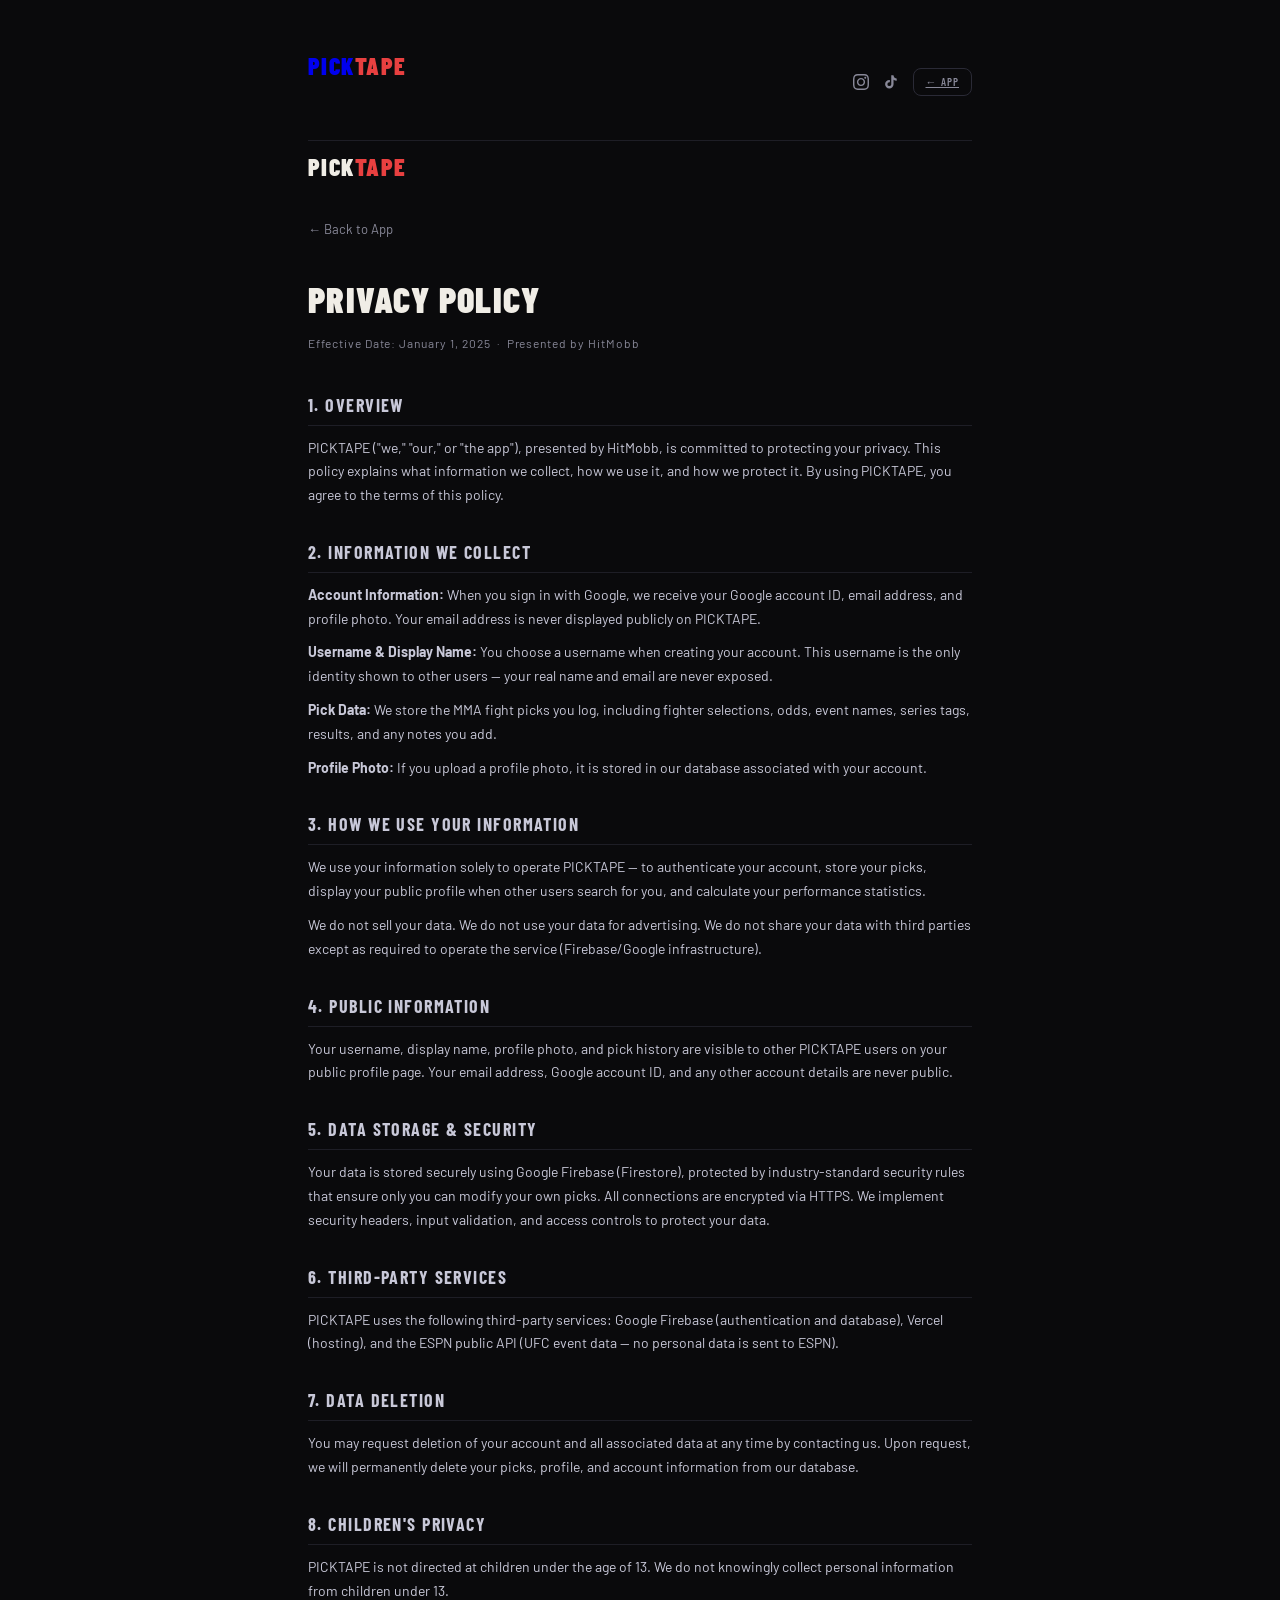
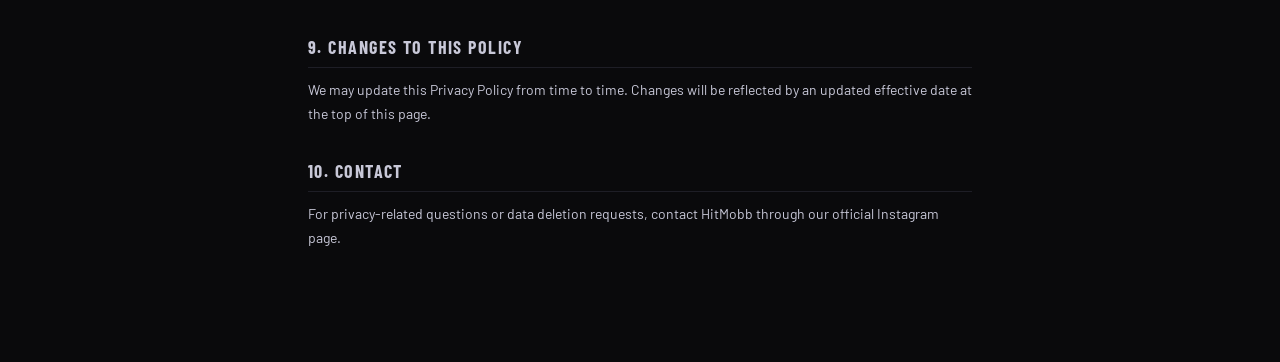
<file: privacy.html>
<!DOCTYPE html>
<html lang="en">
<head>
  <meta charset="UTF-8" />
  <meta name="viewport" content="width=device-width, initial-scale=1.0" />
  <title>Privacy Policy — PICKTAPE</title>
  <link rel="stylesheet" href="css/style.css" />
  <link href="https://fonts.googleapis.com/css2?family=Barlow+Condensed:wght@400;600;700;900&family=Barlow:wght@300;400;500&display=swap" rel="stylesheet" />
  <style>
    .legal-wrap { max-width: 720px; margin: 0 auto; padding: 48px 28px 80px; }
    .legal-logo { font-family:'Barlow Condensed',sans-serif; font-weight:900; font-size:24px; letter-spacing:0.06em; text-transform:uppercase; margin-bottom:32px; }
    .legal-logo span { color: var(--accent); }
    .legal-back { font-size:13px; color:var(--text3); text-decoration:none; display:inline-block; margin-bottom:32px; }
    .legal-back:hover { color:var(--text); }
    .legal-title { font-family:'Barlow Condensed',sans-serif; font-weight:900; font-size:36px; text-transform:uppercase; letter-spacing:0.04em; margin-bottom:8px; }
    .legal-date { font-size:12px; color:var(--text3); letter-spacing:0.08em; margin-bottom:40px; }
    .legal-section { margin-bottom:32px; }
    .legal-h2 { font-family:'Barlow Condensed',sans-serif; font-weight:700; font-size:18px; letter-spacing:0.08em; text-transform:uppercase; color:var(--text2); margin-bottom:10px; border-bottom:1px solid var(--border); padding-bottom:6px; }
    .legal-p { font-size:14px; line-height:1.7; color:var(--text2); margin-bottom:10px; }
    .legal-p a { color:var(--accent); text-decoration:none; }
  </style>
</head>
<body style="background:var(--bg);">
  <div class="legal-wrap">
    <div class="legal-header">
      <a href="index.html" class="legal-logo" style="text-decoration:none;">PICK<span>TAPE</span></a>
      <div class="legal-header-right">
        <a href="https://instagram.com/hitmobbmma" target="_blank" rel="noopener noreferrer" class="header-social-link" title="Instagram @hitmobbmma">
          <svg width="16" height="16" viewBox="0 0 24 24" fill="currentColor"><path d="M12 2.163c3.204 0 3.584.012 4.85.07 3.252.148 4.771 1.691 4.919 4.919.058 1.265.069 1.645.069 4.849 0 3.205-.012 3.584-.069 4.849-.149 3.225-1.664 4.771-4.919 4.919-1.266.058-1.644.07-4.85.07-3.204 0-3.584-.012-4.849-.07-3.26-.149-4.771-1.699-4.919-4.92-.058-1.265-.07-1.644-.07-4.849 0-3.204.013-3.583.07-4.849.149-3.227 1.664-4.771 4.919-4.919 1.266-.057 1.645-.069 4.849-.069zm0-2.163c-3.259 0-3.667.014-4.947.072-4.358.2-6.78 2.618-6.98 6.98-.059 1.281-.073 1.689-.073 4.948 0 3.259.014 3.668.072 4.948.2 4.358 2.618 6.78 6.98 6.98 1.281.058 1.689.072 4.948.072 3.259 0 3.668-.014 4.948-.072 4.354-.2 6.782-2.618 6.979-6.98.059-1.28.073-1.689.073-4.948 0-3.259-.014-3.667-.072-4.947-.196-4.354-2.617-6.78-6.979-6.98-1.281-.059-1.69-.073-4.949-.073zm0 5.838c-3.403 0-6.162 2.759-6.162 6.162s2.759 6.163 6.162 6.163 6.162-2.759 6.162-6.163c0-3.403-2.759-6.162-6.162-6.162zm0 10.162c-2.209 0-4-1.79-4-4 0-2.209 1.791-4 4-4s4 1.791 4 4c0 2.21-1.791 4-4 4zm6.406-11.845c-.796 0-1.441.645-1.441 1.44s.645 1.44 1.441 1.44c.795 0 1.439-.645 1.439-1.44s-.644-1.44-1.439-1.44z"/></svg>
        </a>
        <a href="https://tiktok.com/@hitmobb" target="_blank" rel="noopener noreferrer" class="header-social-link" title="TikTok @hitmobb">
          <svg width="16" height="16" viewBox="0 0 24 24" fill="currentColor"><path d="M19.59 6.69a4.83 4.83 0 01-3.77-4.25V2h-3.45v13.67a2.89 2.89 0 01-2.88 2.5 2.89 2.89 0 01-2.89-2.89 2.89 2.89 0 012.89-2.89c.28 0 .54.04.79.1V9.01a6.33 6.33 0 00-.79-.05 6.34 6.34 0 00-6.34 6.34 6.34 6.34 0 006.34 6.34 6.34 6.34 0 006.33-6.34V8.69a8.18 8.18 0 004.78 1.52V6.75a4.85 4.85 0 01-1.01-.06z"/></svg>
        </a>
        <a href="app.html" class="signout-btn" style="font-size:11px;">← App</a>
      </div>
    </div>
    <div class="legal-logo">PICK<span>TAPE</span></div>
    <a href="app.html" class="legal-back">← Back to App</a>
    <div class="legal-title">Privacy Policy</div>
    <div class="legal-date">Effective Date: January 1, 2025 &nbsp;·&nbsp; Presented by HitMobb</div>

    <div class="legal-section">
      <div class="legal-h2">1. Overview</div>
      <p class="legal-p">PICKTAPE ("we," "our," or "the app"), presented by HitMobb, is committed to protecting your privacy. This policy explains what information we collect, how we use it, and how we protect it. By using PICKTAPE, you agree to the terms of this policy.</p>
    </div>

    <div class="legal-section">
      <div class="legal-h2">2. Information We Collect</div>
      <p class="legal-p"><strong>Account Information:</strong> When you sign in with Google, we receive your Google account ID, email address, and profile photo. Your email address is never displayed publicly on PICKTAPE.</p>
      <p class="legal-p"><strong>Username & Display Name:</strong> You choose a username when creating your account. This username is the only identity shown to other users — your real name and email are never exposed.</p>
      <p class="legal-p"><strong>Pick Data:</strong> We store the MMA fight picks you log, including fighter selections, odds, event names, series tags, results, and any notes you add.</p>
      <p class="legal-p"><strong>Profile Photo:</strong> If you upload a profile photo, it is stored in our database associated with your account.</p>
    </div>

    <div class="legal-section">
      <div class="legal-h2">3. How We Use Your Information</div>
      <p class="legal-p">We use your information solely to operate PICKTAPE — to authenticate your account, store your picks, display your public profile when other users search for you, and calculate your performance statistics.</p>
      <p class="legal-p">We do not sell your data. We do not use your data for advertising. We do not share your data with third parties except as required to operate the service (Firebase/Google infrastructure).</p>
    </div>

    <div class="legal-section">
      <div class="legal-h2">4. Public Information</div>
      <p class="legal-p">Your username, display name, profile photo, and pick history are visible to other PICKTAPE users on your public profile page. Your email address, Google account ID, and any other account details are never public.</p>
    </div>

    <div class="legal-section">
      <div class="legal-h2">5. Data Storage & Security</div>
      <p class="legal-p">Your data is stored securely using Google Firebase (Firestore), protected by industry-standard security rules that ensure only you can modify your own picks. All connections are encrypted via HTTPS. We implement security headers, input validation, and access controls to protect your data.</p>
    </div>

    <div class="legal-section">
      <div class="legal-h2">6. Third-Party Services</div>
      <p class="legal-p">PICKTAPE uses the following third-party services: Google Firebase (authentication and database), Vercel (hosting), and the ESPN public API (UFC event data — no personal data is sent to ESPN).</p>
    </div>

    <div class="legal-section">
      <div class="legal-h2">7. Data Deletion</div>
      <p class="legal-p">You may request deletion of your account and all associated data at any time by contacting us. Upon request, we will permanently delete your picks, profile, and account information from our database.</p>
    </div>

    <div class="legal-section">
      <div class="legal-h2">8. Children's Privacy</div>
      <p class="legal-p">PICKTAPE is not directed at children under the age of 13. We do not knowingly collect personal information from children under 13.</p>
    </div>

    <div class="legal-section">
      <div class="legal-h2">9. Changes to This Policy</div>
      <p class="legal-p">We may update this Privacy Policy from time to time. Changes will be reflected by an updated effective date at the top of this page.</p>
    </div>

    <div class="legal-section">
      <div class="legal-h2">10. Contact</div>
      <p class="legal-p">For privacy-related questions or data deletion requests, contact HitMobb through our official Instagram page.</p>
    </div>
  </div>
</body>
</html>
</file>
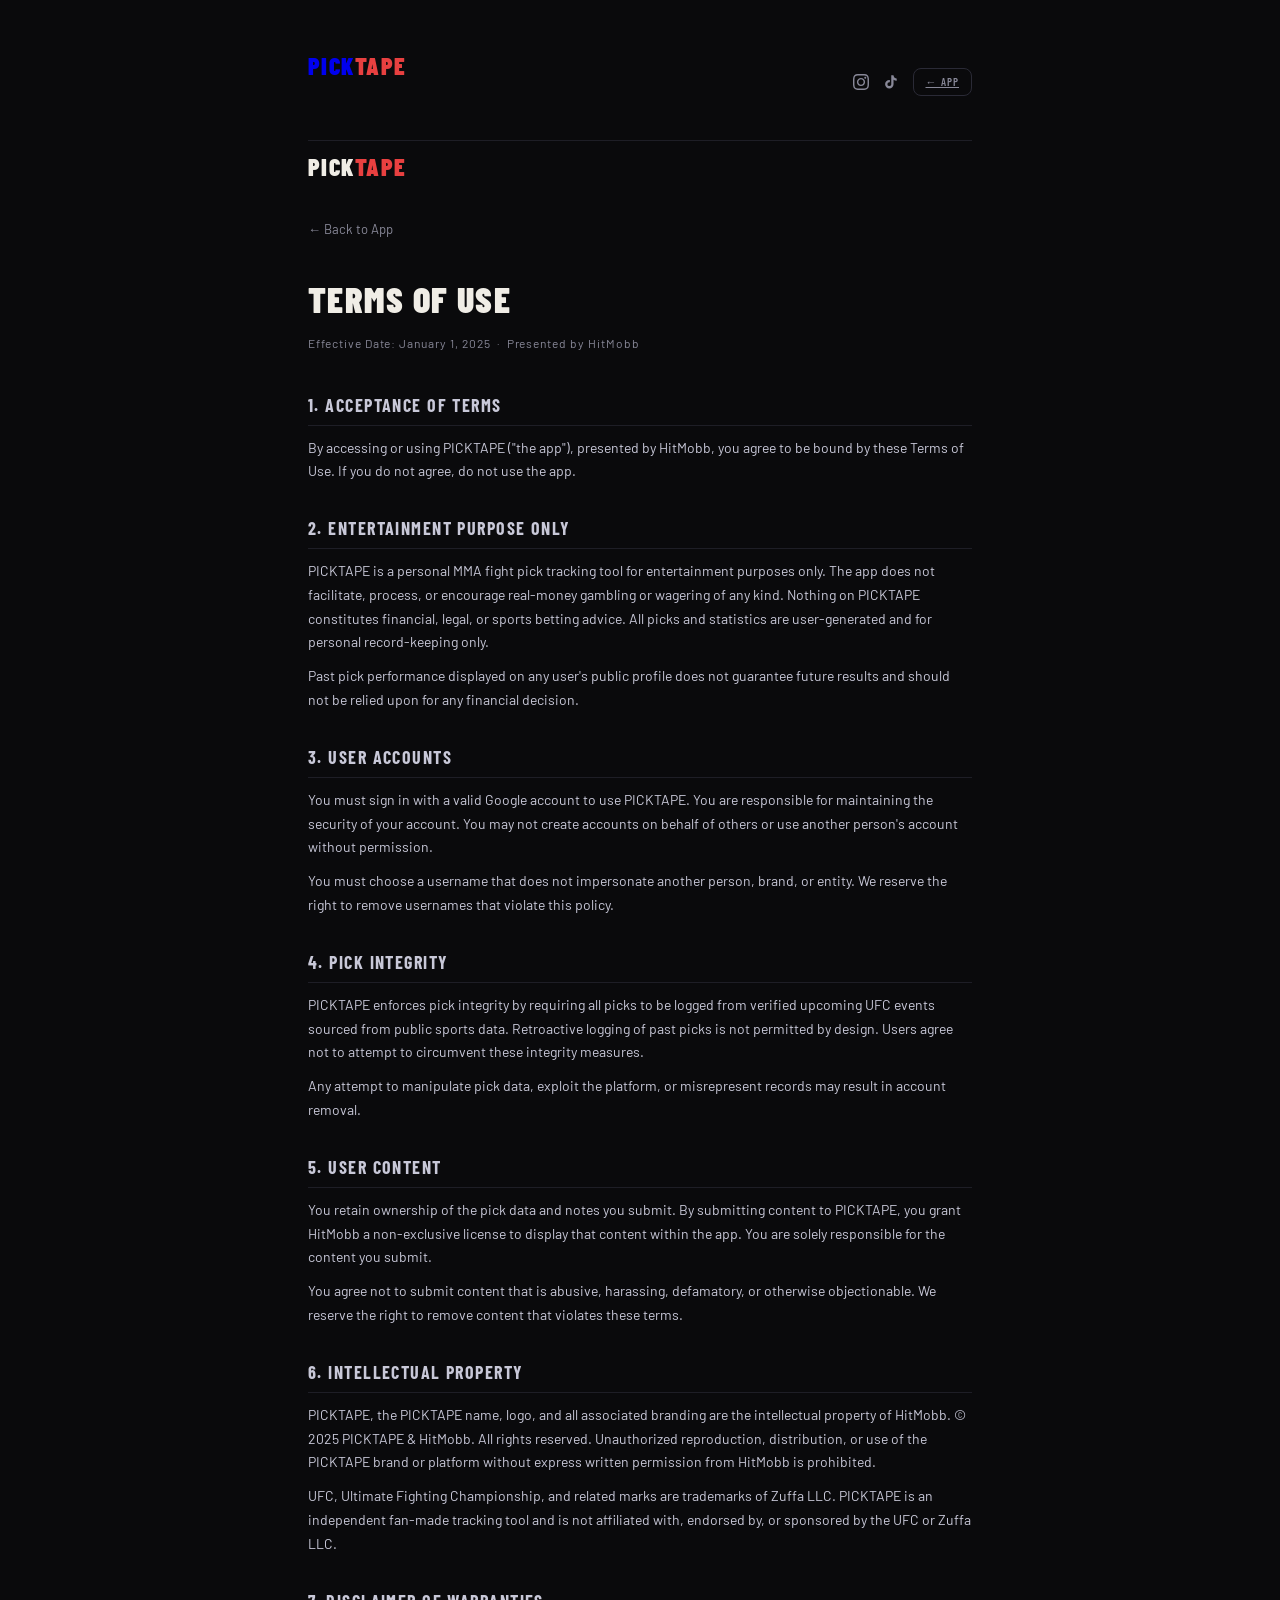
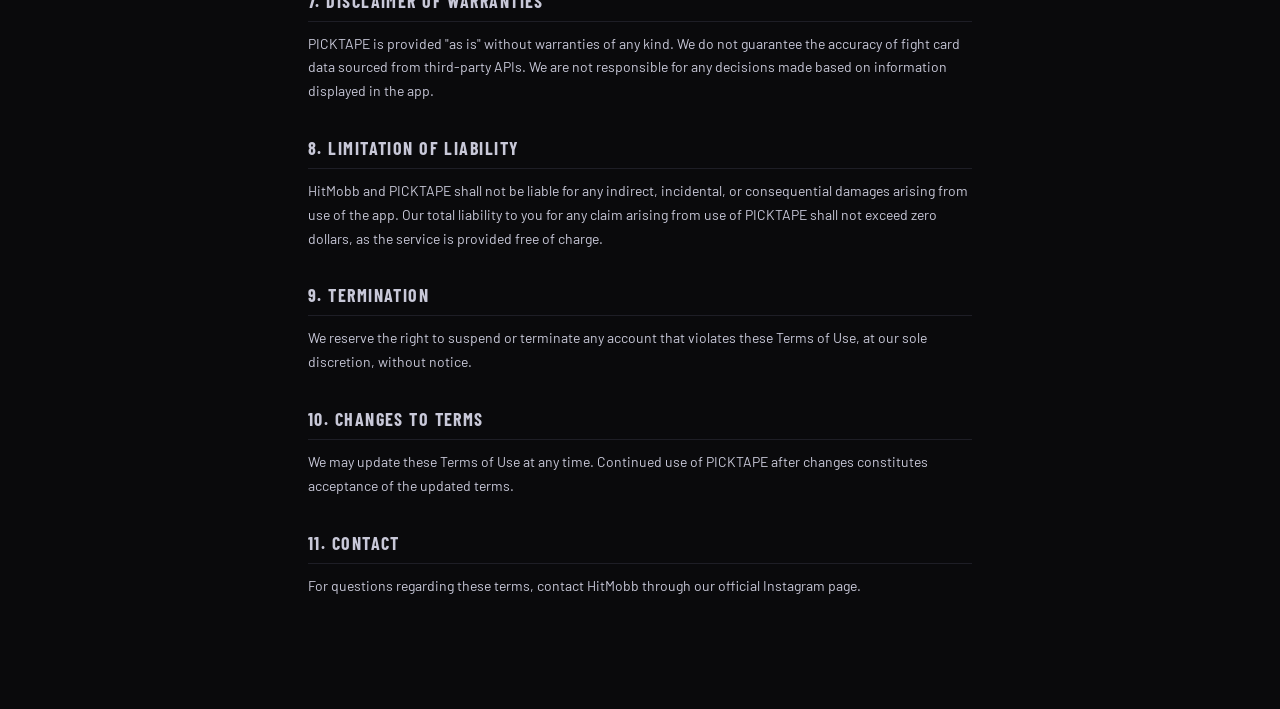
<file: terms.html>
<!DOCTYPE html>
<html lang="en">
<head>
  <meta charset="UTF-8" />
  <meta name="viewport" content="width=device-width, initial-scale=1.0" />
  <title>Terms of Use — PICKTAPE</title>
  <link rel="stylesheet" href="css/style.css" />
  <link href="https://fonts.googleapis.com/css2?family=Barlow+Condensed:wght@400;600;700;900&family=Barlow:wght@300;400;500&display=swap" rel="stylesheet" />
  <style>
    .legal-wrap { max-width: 720px; margin: 0 auto; padding: 48px 28px 80px; }
    .legal-logo { font-family:'Barlow Condensed',sans-serif; font-weight:900; font-size:24px; letter-spacing:0.06em; text-transform:uppercase; margin-bottom:32px; }
    .legal-logo span { color: var(--accent); }
    .legal-back { font-size:13px; color:var(--text3); text-decoration:none; display:inline-block; margin-bottom:32px; }
    .legal-back:hover { color:var(--text); }
    .legal-title { font-family:'Barlow Condensed',sans-serif; font-weight:900; font-size:36px; text-transform:uppercase; letter-spacing:0.04em; margin-bottom:8px; }
    .legal-date { font-size:12px; color:var(--text3); letter-spacing:0.08em; margin-bottom:40px; }
    .legal-section { margin-bottom:32px; }
    .legal-h2 { font-family:'Barlow Condensed',sans-serif; font-weight:700; font-size:18px; letter-spacing:0.08em; text-transform:uppercase; color:var(--text2); margin-bottom:10px; border-bottom:1px solid var(--border); padding-bottom:6px; }
    .legal-p { font-size:14px; line-height:1.7; color:var(--text2); margin-bottom:10px; }
  </style>
</head>
<body style="background:var(--bg);">
  <div class="legal-wrap">
    <div class="legal-header">
      <a href="index.html" class="legal-logo" style="text-decoration:none;">PICK<span>TAPE</span></a>
      <div class="legal-header-right">
        <a href="https://instagram.com/hitmobbmma" target="_blank" rel="noopener noreferrer" class="header-social-link" title="Instagram @hitmobbmma">
          <svg width="16" height="16" viewBox="0 0 24 24" fill="currentColor"><path d="M12 2.163c3.204 0 3.584.012 4.85.07 3.252.148 4.771 1.691 4.919 4.919.058 1.265.069 1.645.069 4.849 0 3.205-.012 3.584-.069 4.849-.149 3.225-1.664 4.771-4.919 4.919-1.266.058-1.644.07-4.85.07-3.204 0-3.584-.012-4.849-.07-3.26-.149-4.771-1.699-4.919-4.92-.058-1.265-.07-1.644-.07-4.849 0-3.204.013-3.583.07-4.849.149-3.227 1.664-4.771 4.919-4.919 1.266-.057 1.645-.069 4.849-.069zm0-2.163c-3.259 0-3.667.014-4.947.072-4.358.2-6.78 2.618-6.98 6.98-.059 1.281-.073 1.689-.073 4.948 0 3.259.014 3.668.072 4.948.2 4.358 2.618 6.78 6.98 6.98 1.281.058 1.689.072 4.948.072 3.259 0 3.668-.014 4.948-.072 4.354-.2 6.782-2.618 6.979-6.98.059-1.28.073-1.689.073-4.948 0-3.259-.014-3.667-.072-4.947-.196-4.354-2.617-6.78-6.979-6.98-1.281-.059-1.69-.073-4.949-.073zm0 5.838c-3.403 0-6.162 2.759-6.162 6.162s2.759 6.163 6.162 6.163 6.162-2.759 6.162-6.163c0-3.403-2.759-6.162-6.162-6.162zm0 10.162c-2.209 0-4-1.79-4-4 0-2.209 1.791-4 4-4s4 1.791 4 4c0 2.21-1.791 4-4 4zm6.406-11.845c-.796 0-1.441.645-1.441 1.44s.645 1.44 1.441 1.44c.795 0 1.439-.645 1.439-1.44s-.644-1.44-1.439-1.44z"/></svg>
        </a>
        <a href="https://tiktok.com/@hitmobb" target="_blank" rel="noopener noreferrer" class="header-social-link" title="TikTok @hitmobb">
          <svg width="16" height="16" viewBox="0 0 24 24" fill="currentColor"><path d="M19.59 6.69a4.83 4.83 0 01-3.77-4.25V2h-3.45v13.67a2.89 2.89 0 01-2.88 2.5 2.89 2.89 0 01-2.89-2.89 2.89 2.89 0 012.89-2.89c.28 0 .54.04.79.1V9.01a6.33 6.33 0 00-.79-.05 6.34 6.34 0 00-6.34 6.34 6.34 6.34 0 006.34 6.34 6.34 6.34 0 006.33-6.34V8.69a8.18 8.18 0 004.78 1.52V6.75a4.85 4.85 0 01-1.01-.06z"/></svg>
        </a>
        <a href="app.html" class="signout-btn" style="font-size:11px;">← App</a>
      </div>
    </div>
    <div class="legal-logo">PICK<span>TAPE</span></div>
    <a href="app.html" class="legal-back">← Back to App</a>
    <div class="legal-title">Terms of Use</div>
    <div class="legal-date">Effective Date: January 1, 2025 &nbsp;·&nbsp; Presented by HitMobb</div>

    <div class="legal-section">
      <div class="legal-h2">1. Acceptance of Terms</div>
      <p class="legal-p">By accessing or using PICKTAPE ("the app"), presented by HitMobb, you agree to be bound by these Terms of Use. If you do not agree, do not use the app.</p>
    </div>

    <div class="legal-section">
      <div class="legal-h2">2. Entertainment Purpose Only</div>
      <p class="legal-p">PICKTAPE is a personal MMA fight pick tracking tool for entertainment purposes only. The app does not facilitate, process, or encourage real-money gambling or wagering of any kind. Nothing on PICKTAPE constitutes financial, legal, or sports betting advice. All picks and statistics are user-generated and for personal record-keeping only.</p>
      <p class="legal-p">Past pick performance displayed on any user's public profile does not guarantee future results and should not be relied upon for any financial decision.</p>
    </div>

    <div class="legal-section">
      <div class="legal-h2">3. User Accounts</div>
      <p class="legal-p">You must sign in with a valid Google account to use PICKTAPE. You are responsible for maintaining the security of your account. You may not create accounts on behalf of others or use another person's account without permission.</p>
      <p class="legal-p">You must choose a username that does not impersonate another person, brand, or entity. We reserve the right to remove usernames that violate this policy.</p>
    </div>

    <div class="legal-section">
      <div class="legal-h2">4. Pick Integrity</div>
      <p class="legal-p">PICKTAPE enforces pick integrity by requiring all picks to be logged from verified upcoming UFC events sourced from public sports data. Retroactive logging of past picks is not permitted by design. Users agree not to attempt to circumvent these integrity measures.</p>
      <p class="legal-p">Any attempt to manipulate pick data, exploit the platform, or misrepresent records may result in account removal.</p>
    </div>

    <div class="legal-section">
      <div class="legal-h2">5. User Content</div>
      <p class="legal-p">You retain ownership of the pick data and notes you submit. By submitting content to PICKTAPE, you grant HitMobb a non-exclusive license to display that content within the app. You are solely responsible for the content you submit.</p>
      <p class="legal-p">You agree not to submit content that is abusive, harassing, defamatory, or otherwise objectionable. We reserve the right to remove content that violates these terms.</p>
    </div>

    <div class="legal-section">
      <div class="legal-h2">6. Intellectual Property</div>
      <p class="legal-p">PICKTAPE, the PICKTAPE name, logo, and all associated branding are the intellectual property of HitMobb. &copy; 2025 PICKTAPE &amp; HitMobb. All rights reserved. Unauthorized reproduction, distribution, or use of the PICKTAPE brand or platform without express written permission from HitMobb is prohibited.</p>
      <p class="legal-p">UFC, Ultimate Fighting Championship, and related marks are trademarks of Zuffa LLC. PICKTAPE is an independent fan-made tracking tool and is not affiliated with, endorsed by, or sponsored by the UFC or Zuffa LLC.</p>
    </div>

    <div class="legal-section">
      <div class="legal-h2">7. Disclaimer of Warranties</div>
      <p class="legal-p">PICKTAPE is provided "as is" without warranties of any kind. We do not guarantee the accuracy of fight card data sourced from third-party APIs. We are not responsible for any decisions made based on information displayed in the app.</p>
    </div>

    <div class="legal-section">
      <div class="legal-h2">8. Limitation of Liability</div>
      <p class="legal-p">HitMobb and PICKTAPE shall not be liable for any indirect, incidental, or consequential damages arising from use of the app. Our total liability to you for any claim arising from use of PICKTAPE shall not exceed zero dollars, as the service is provided free of charge.</p>
    </div>

    <div class="legal-section">
      <div class="legal-h2">9. Termination</div>
      <p class="legal-p">We reserve the right to suspend or terminate any account that violates these Terms of Use, at our sole discretion, without notice.</p>
    </div>

    <div class="legal-section">
      <div class="legal-h2">10. Changes to Terms</div>
      <p class="legal-p">We may update these Terms of Use at any time. Continued use of PICKTAPE after changes constitutes acceptance of the updated terms.</p>
    </div>

    <div class="legal-section">
      <div class="legal-h2">11. Contact</div>
      <p class="legal-p">For questions regarding these terms, contact HitMobb through our official Instagram page.</p>
    </div>
  </div>
</body>
</html>
</file>
<file: css/style.css>
/* ============================================================
   PICKTAPE — MMA Fight Pick Tracker
   Main Stylesheet
   ============================================================ */

*, *::before, *::after { box-sizing: border-box; margin: 0; padding: 0; }

:root {
  --bg:        #0a0a0c;
  --bg2:       #0f0f12;
  --bg3:       #141418;
  --border:    #1e1e26;
  --border2:   #2a2a36;
  --text:      #f0ede6;
  --text2:     #c8c8d8;
  --text3:     #888898;
  --accent:    #e84040;
  --accent2:   #c83030;
  --green:     #4ecb71;
  --red:       #e84040;
  --amber:     #f0a840;
  --radius:    8px;
  --radius-lg: 12px;
}

html, body {
  background: var(--bg);
  color: var(--text);
  font-family: 'Barlow', sans-serif;
  font-size: 15px;
  line-height: 1.5;
  min-height: 100vh;
}

.hidden { display: none !important; }

/* ── LOADING ─────────────────────────────── */
.loading-overlay {
  position: fixed; inset: 0;
  background: var(--bg);
  display: flex; align-items: center; justify-content: center;
  z-index: 999;
}
.loading-logo {
  font-family: 'Barlow Condensed', sans-serif;
  font-weight: 900; font-size: 42px;
  letter-spacing: 0.06em; text-transform: uppercase;
  animation: pulse 1.2s ease-in-out infinite;
}
.loading-logo span { color: var(--accent); }
@keyframes pulse { 0%,100%{opacity:1} 50%{opacity:0.3} }

/* ── AUTH ────────────────────────────────── */
.auth-screen {
  min-height: 100vh;
  display: flex; align-items: center; justify-content: center;
  padding: 20px;
}
.auth-card {
  background: var(--bg2);
  border: 1px solid var(--border);
  border-radius: var(--radius-lg);
  padding: 48px 40px;
  text-align: center;
  max-width: 400px; width: 100%;
}
.auth-logo {
  font-family: 'Barlow Condensed', sans-serif;
  font-weight: 900; font-size: 44px;
  letter-spacing: 0.06em; text-transform: uppercase;
  margin-bottom: 6px; color: #e8e4dc;
}
.auth-logo span { color: #e84040; }

/* ── HEADER LOGO ─────────────────────────── */
.auth-sub {
  font-size: 12px; letter-spacing: 0.14em; text-transform: uppercase;
  color: var(--text3); margin-bottom: 36px;
}
.google-btn {
  display: flex; align-items: center; justify-content: center;
  width: 100%; padding: 13px 20px;
  background: var(--bg3); border: 1px solid var(--border2);
  border-radius: var(--radius); color: var(--text);
  font-family: 'Barlow', sans-serif; font-size: 14px; font-weight: 500;
  cursor: pointer; transition: background 0.15s, border-color 0.15s;
  margin-bottom: 16px;
}
.google-btn:hover { background: var(--border); border-color: var(--text3); }
.auth-note { font-size: 11px; color: var(--text3); }

/* ── APP SHELL ───────────────────────────── */
.app { display: flex; flex-direction: column; min-height: 100vh; }

/* ── HEADER ──────────────────────────────── */
.header {
  background: var(--bg2);
  border-bottom: 1px solid var(--border);
  padding: 16px 28px;
  display: flex; align-items: center; justify-content: space-between;
  position: sticky; top: 0; z-index: 10;
}
.header-left {
  display: flex; flex-direction: column;
  align-items: flex-start; gap: 4px;
}
.header-socials {
  display: flex; align-items: center; gap: 12px;
}
.header-social-link {
  color: var(--text3); transition: color 0.15s;
  display: flex; align-items: center; gap: 5px;
  text-decoration: none;
}
.header-social-link:hover { color: var(--text2); }
.header-social-handle {
  font-size: 11px; letter-spacing: 0.04em;
  color: var(--text3);
}
.header-social-link:hover .header-social-handle { color: var(--text2); }
.logo {
  font-family: 'Barlow Condensed', sans-serif;
  font-weight: 900; font-size: 26px;
  letter-spacing: 0.05em; text-transform: uppercase;
  color: #e8e4dc;
}
.logo span { color: #e84040; }
.header-sub { font-size: 11px; letter-spacing: 0.12em; text-transform: uppercase; color: var(--text3); }
.header-right { display: flex; align-items: center; gap: 14px; }
.user-info { display: flex; align-items: center; gap: 8px; }
.avatar { width: 28px; height: 28px; border-radius: 50%; object-fit: cover; border: 1px solid var(--border2); }
.user-name { font-size: 13px; color: var(--text2); }
.signout-btn {
  font-family: 'Barlow Condensed', sans-serif;
  font-size: 11px; font-weight: 600; letter-spacing: 0.1em; text-transform: uppercase;
  background: transparent; border: 1px solid var(--border2);
  color: var(--text3); border-radius: var(--radius);
  padding: 5px 12px; cursor: pointer; transition: all 0.15s;
}
.signout-btn:hover { border-color: var(--text3); color: var(--text); }

/* ── STATS BAR ───────────────────────────── */
.stats-bar { display: flex; gap: 1px; background: var(--border); border-bottom: 1px solid var(--border); }
.stat-card { flex: 1; background: var(--bg2); padding: 16px 20px; }
.stat-label { font-size: 10px; letter-spacing: 0.14em; text-transform: uppercase; color: var(--text3); margin-bottom: 5px; }
.stat-val { font-family: 'Barlow Condensed', sans-serif; font-weight: 700; font-size: 24px; line-height: 1; }
.stat-val.accent { color: var(--green); }
.stat-val.amber  { color: var(--amber); }
.stat-val.red    { color: var(--red); }

/* ── TABS ────────────────────────────────── */
.tabs { display: flex; background: var(--bg2); border-bottom: 1px solid var(--border); padding: 0 28px; }
.tab {
  font-family: 'Barlow Condensed', sans-serif;
  font-weight: 600; font-size: 13px; letter-spacing: 0.1em; text-transform: uppercase;
  padding: 11px 18px; background: none; border: none; border-bottom: 2px solid transparent;
  color: var(--text3); cursor: pointer; transition: all 0.15s;
}
.tab.active { color: var(--text); border-bottom-color: var(--accent); }
.tab:hover:not(.active) { color: var(--text2); }

/* ── MAIN ────────────────────────────────── */
.main { flex: 1; padding: 24px 28px; max-width: 1100px; width: 100%; margin: 0 auto; }
.tab-section { animation: fadeIn 0.2s ease; }
@keyframes fadeIn { from{opacity:0;transform:translateY(4px)} to{opacity:1;transform:none} }

.section-title {
  font-family: 'Barlow Condensed', sans-serif;
  font-weight: 700; font-size: 12px; letter-spacing: 0.16em; text-transform: uppercase;
  color: var(--text3); margin-bottom: 14px;
}

/* ── FORM ────────────────────────────────── */
.form-card {
  background: var(--bg2); border: 1px solid var(--border);
  border-radius: var(--radius-lg); padding: 22px 24px; margin-bottom: 24px;
}
.form-step { border-left: 2px solid var(--border2); padding-left: 16px; }
.step-label {
  font-family: 'Barlow Condensed', sans-serif;
  font-size: 11px; font-weight: 700; letter-spacing: 0.14em; text-transform: uppercase;
  color: var(--accent); margin-bottom: 10px;
}
.form-row { display: flex; gap: 12px; align-items: flex-end; flex-wrap: wrap; }
.field { display: flex; flex-direction: column; flex: 1; min-width: 140px; }
.field-sm { flex: 0 1 150px; }
.field label {
  font-size: 10px; letter-spacing: 0.12em; text-transform: uppercase;
  color: var(--text3); margin-bottom: 6px;
}
.field input, .field select {
  background: var(--bg); border: 1px solid var(--border2);
  border-radius: var(--radius); color: var(--text);
  font-family: 'Barlow', sans-serif; font-size: 14px;
  padding: 9px 12px; outline: none; transition: border-color 0.15s; width: 100%;
}
.field input:focus, .field select:focus { border-color: var(--accent); }
.field select option { background: var(--bg2); }

.loading-tag {
  font-size: 10px; color: var(--amber); letter-spacing: 0.1em;
  text-transform: uppercase; margin-left: 6px; animation: pulse 1s infinite;
}

.manual-fallback {
  margin-top: 12px; padding: 14px 16px;
  background: var(--bg3); border: 1px solid var(--border2);
  border-radius: var(--radius);
}

.form-error {
  margin-top: 12px; font-size: 12px; color: var(--red);
  padding: 8px 12px; background: rgba(232,64,64,0.08);
  border-radius: var(--radius); border: 1px solid rgba(232,64,64,0.2);
}

/* ── BUTTONS ─────────────────────────────── */
.btn-primary {
  font-family: 'Barlow Condensed', sans-serif;
  font-weight: 700; font-size: 13px; letter-spacing: 0.1em; text-transform: uppercase;
  background: var(--accent); color: #fff; border: none; border-radius: var(--radius);
  padding: 10px 22px; cursor: pointer; transition: background 0.15s, transform 0.1s;
  white-space: nowrap; align-self: flex-end;
}
.btn-primary:hover { background: var(--accent2); }
.btn-primary:active { transform: scale(0.97); }
.btn-primary:disabled { opacity: 0.6; cursor: not-allowed; }

.btn-sm {
  font-family: 'Barlow Condensed', sans-serif;
  font-weight: 600; font-size: 11px; letter-spacing: 0.08em; text-transform: uppercase;
  padding: 5px 11px; border-radius: 5px; cursor: pointer;
  border: 1px solid var(--border2); background: transparent; color: var(--text3);
  transition: all 0.12s;
}
.btn-sm.win:hover  { background: rgba(78,203,113,0.12); border-color: var(--green); color: var(--green); }
.btn-sm.loss:hover { background: rgba(232,64,64,0.12);  border-color: var(--red);   color: var(--red); }
.btn-sm.del:hover  { background: rgba(232,64,64,0.08);  border-color: var(--red);   color: var(--red); }

/* ── PICKS ───────────────────────────────── */
.picks-list { display: flex; flex-direction: column; gap: 8px; }

.pick-card {
  background: var(--bg2); border: 1px solid var(--border);
  border-left: 3px solid var(--border2); border-radius: var(--radius);
  padding: 13px 16px; display: grid;
  grid-template-columns: 1fr auto auto;
  align-items: center; gap: 14px;
  animation: fadeIn 0.2s ease;
}
.pick-card.won  { border-left-color: var(--green); }
.pick-card.lost { border-left-color: var(--red); }

.pick-fighter {
  font-family: 'Barlow Condensed', sans-serif;
  font-weight: 700; font-size: 17px; letter-spacing: 0.02em; text-transform: uppercase;
  display: flex; align-items: center; gap: 8px; flex-wrap: wrap;
}
.vs-tag {
  font-size: 12px; font-weight: 400; color: var(--text3);
  text-transform: none; letter-spacing: 0;
}
.pick-meta {
  font-size: 11px; color: var(--text3); margin-top: 3px;
  display: flex; gap: 8px; align-items: center; flex-wrap: wrap;
}
.pick-type-badge {
  font-family: 'Barlow Condensed', sans-serif;
  font-size: 10px; font-weight: 600; letter-spacing: 0.1em; text-transform: uppercase;
  padding: 1px 7px; border-radius: 3px; background: var(--bg3); color: var(--text3);
}
.pick-notes { font-size: 11px; color: var(--text3); margin-top: 3px; font-style: italic; }

.odds-badge {
  font-family: 'Barlow Condensed', sans-serif;
  font-weight: 600; font-size: 15px;
  padding: 5px 12px; border-radius: 5px;
  background: var(--bg3); min-width: 64px; text-align: center; color: var(--text2);
}
.odds-badge.positive { color: var(--green); }

.status-badge {
  font-family: 'Barlow Condensed', sans-serif;
  font-weight: 600; font-size: 11px; letter-spacing: 0.1em; text-transform: uppercase;
  padding: 5px 12px; border-radius: 5px; min-width: 64px; text-align: center;
}
.status-badge.won     { background: rgba(78,203,113,0.1); color: var(--green); }
.status-badge.lost    { background: rgba(232,64,64,0.1);  color: var(--red); }
.status-badge.pending { background: var(--bg3); color: var(--text3); }

.pick-actions { display: flex; gap: 6px; align-items: center; }

/* ── EVENT GROUPING ──────────────────────── */
.event-group-header {
  display: flex; align-items: center; justify-content: space-between;
  padding: 8px 4px; margin-top: 20px; margin-bottom: 8px;
  border-bottom: 1px solid var(--border);
}
.event-group-header:first-child { margin-top: 0; }
.event-group-name {
  font-family: 'Barlow Condensed', sans-serif;
  font-weight: 700; font-size: 14px; letter-spacing: 0.1em; text-transform: uppercase;
  color: var(--text2);
}
.event-group-record { display: flex; gap: 8px; align-items: center; }
.rec-w { font-family: 'Barlow Condensed', sans-serif; font-weight: 700; font-size: 13px; color: var(--green); }
.rec-l { font-family: 'Barlow Condensed', sans-serif; font-weight: 700; font-size: 13px; color: var(--red); }
.rec-p { font-size: 11px; color: var(--text3); }
.event-group-picks { display: flex; flex-direction: column; gap: 8px; }

/* ── HISTORY CONTROLS ────────────────────── */
.history-controls {
  display: flex; align-items: center; justify-content: space-between;
  margin-bottom: 14px; flex-wrap: wrap; gap: 10px;
}
.filter-row { display: flex; gap: 8px; flex-wrap: wrap; }
.filter-select {
  background: var(--bg2); border: 1px solid var(--border2);
  border-radius: var(--radius); color: var(--text2);
  font-family: 'Barlow', sans-serif; font-size: 13px;
  padding: 6px 10px; outline: none; cursor: pointer;
}
.filter-select:focus { border-color: var(--text3); }
.filter-select option { background: var(--bg2); }

/* ── EMPTY STATE ─────────────────────────── */
.empty-state {
  text-align: center; padding: 60px 20px;
  color: var(--text3); font-size: 13px; letter-spacing: 0.06em;
}
.empty-icon {
  font-family: 'Barlow Condensed', sans-serif;
  font-size: 48px; font-weight: 900; color: var(--border); margin-bottom: 10px;
}

/* ── SERIES SELECTOR (prominent cards) ──── */
.series-selector {
  background: var(--bg2); border-bottom: 1px solid var(--border);
  padding: 18px 28px;
}
.series-selector-label {
  font-family: 'Barlow Condensed', sans-serif;
  font-weight: 700; font-size: 11px;
  letter-spacing: 0.18em; text-transform: uppercase;
  color: var(--text3); margin-bottom: 12px;
}
.series-cards {
  display: grid;
  grid-template-columns: repeat(6, 1fr);
  gap: 10px;
}
.series-card {
  background: var(--bg3); border: 1.5px solid var(--border2);
  border-radius: var(--radius); padding: 12px 14px;
  cursor: pointer; transition: all 0.15s; text-align: left;
}
.series-card:hover { border-color: var(--text2); transform: translateY(-1px); }
.sc-name {
  font-family: 'Barlow Condensed', sans-serif;
  font-weight: 700; font-size: 14px;
  letter-spacing: 0.04em; text-transform: uppercase;
  color: var(--text2); margin-bottom: 3px;
}
.sc-desc {
  font-size: 10.5px; color: var(--text3);
  line-height: 1.4;
}

.series-card.active { border-width: 2px; }
.series-card.active .sc-name { color: var(--text); }

.series-card[data-series="all"].active { background: var(--border2); border-color: var(--border2); }

.series-card--ml.active  { background: rgba(200,200,210,0.08); border-color: #ccc; }
.series-card--ml.active .sc-name { color: #ddd; }

.series-card--pp.active { background: rgba(78,203,113,0.1); border-color: #4ecb71; }
.series-card--pp.active .sc-name { color: #4ecb71; }
.series-card--pp:hover { border-color: #4ecb71; }

.series-card--sp.active { background: rgba(168,85,247,0.1); border-color: #a855f7; }
.series-card--sp.active .sc-name { color: #a855f7; }
.series-card--sp:hover { border-color: #a855f7; }

.series-card--mov.active { background: rgba(240,168,64,0.1); border-color: var(--amber); }
.series-card--mov.active .sc-name { color: var(--amber); }
.series-card--mov:hover { border-color: var(--amber); }

.series-card--prop.active { background: rgba(56,189,248,0.1); border-color: #38bdf8; }
.series-card--prop.active .sc-name { color: #38bdf8; }
.series-card--prop:hover { border-color: #38bdf8; }

/* ── LOCKED SERIES DISPLAY (in Log Pick form) ── */
.locked-series-display {
  background: var(--bg3); border: 1px solid var(--border2);
  border-radius: var(--radius); padding: 9px 12px;
  font-family: 'Barlow Condensed', sans-serif;
  font-weight: 700; font-size: 14px; letter-spacing: 0.04em;
  text-transform: uppercase; color: var(--text);
  display: flex; align-items: center; gap: 6px;
}
.locked-series-display::before { content: '🔒'; font-size: 11px; }

/* ── NO SERIES SELECTED PROMPT ───────────── */
.no-series-prompt {
  text-align: center; padding: 60px 20px;
  background: var(--bg2); border: 1px dashed var(--border2);
  border-radius: var(--radius-lg);
}
.nsp-icon { font-size: 32px; margin-bottom: 12px; }
.nsp-title {
  font-family: 'Barlow Condensed', sans-serif;
  font-weight: 700; font-size: 17px;
  letter-spacing: 0.02em; color: var(--text);
  margin-bottom: 6px;
}
.nsp-sub { font-size: 13px; color: var(--text3); max-width: 420px; margin: 0 auto; }

@media (max-width: 900px) {
  .series-cards { grid-template-columns: repeat(3, 1fr); }
}
@media (max-width: 600px) {
  .series-cards { grid-template-columns: repeat(2, 1fr); }
  .series-selector { padding: 14px 16px; }
}

/* ── PARLAY BUILDER ──────────────────────── */
.step-label-row {
  display: flex; align-items: center; justify-content: space-between;
  margin-bottom: 10px;
}
.step-label-row .step-label { margin-bottom: 0; }

.parlay-odds-display {
  display: flex; align-items: center; gap: 8px;
  font-size: 12px; color: var(--text3);
  letter-spacing: 0.06em;
}
.parlay-odds-num {
  font-family: 'Barlow Condensed', sans-serif;
  font-weight: 700; font-size: 20px;
  color: var(--text2);
}
.parlay-odds-num.positive { color: var(--green); }

.leg-builder { margin-bottom: 12px; }

.parlay-pick-details {
  margin-top: 12px;
  background: var(--bg3);
  border: 1px solid var(--border2);
  border-radius: var(--radius);
  padding: 14px 16px;
}
.ppd-label {
  font-family: 'Barlow Condensed', sans-serif;
  font-weight: 700; font-size: 11px;
  letter-spacing: 0.12em; text-transform: uppercase;
  color: var(--text2); margin-bottom: 10px;
}
.ppd-note {
  font-weight: 400; font-size: 10px;
  letter-spacing: 0; text-transform: none;
  color: var(--text3);
}
.ppd-row {
  display: flex; gap: 10px; flex-wrap: wrap;
}
.ppd-row .field { min-width: 130px; flex: 1; }

.btn-secondary {
  font-family: 'Barlow Condensed', sans-serif;
  font-weight: 700; font-size: 12px;
  letter-spacing: 0.1em; text-transform: uppercase;
  background: transparent; border: 1px solid var(--border2);
  color: var(--text2); border-radius: var(--radius);
  padding: 9px 16px; cursor: pointer;
  transition: all 0.15s; white-space: nowrap; align-self: flex-end;
}
.btn-secondary:hover { border-color: var(--accent); color: var(--accent); }

.legs-list {
  display: flex; flex-direction: column; gap: 6px;
  margin-top: 8px;
}
.leg-item {
  display: flex; align-items: center; gap: 10px;
  background: var(--bg3); border: 1px solid var(--border2);
  border-radius: var(--radius); padding: 9px 12px;
  animation: fadeIn 0.15s ease;
}
.leg-item-info {
  flex: 1; display: flex; align-items: center; gap: 8px; flex-wrap: wrap;
}
.leg-num {
  font-family: 'Barlow Condensed', sans-serif;
  font-weight: 700; font-size: 11px;
  background: var(--border2); color: var(--text3);
  width: 20px; height: 20px; border-radius: 50%;
  display: flex; align-items: center; justify-content: center;
  flex-shrink: 0;
}
.leg-fighter {
  font-family: 'Barlow Condensed', sans-serif;
  font-weight: 700; font-size: 15px;
  text-transform: uppercase; letter-spacing: 0.02em;
}
.leg-vs { font-size: 11px; color: var(--text3); }
.mov-tag {
  font-family: 'Barlow Condensed', sans-serif;
  font-size: 11px; font-weight: 700; letter-spacing: 0.1em;
  text-transform: uppercase; padding: 2px 8px; border-radius: 3px;
  background: rgba(240,168,64,0.12); color: var(--amber);
}
.leg-odds {
  font-family: 'Barlow Condensed', sans-serif;
  font-weight: 600; font-size: 14px;
  color: var(--text2); min-width: 50px; text-align: right;
}
.leg-odds.positive { color: var(--green); }
.leg-remove {
  background: transparent; border: none;
  color: var(--text3); cursor: pointer; font-size: 13px;
  padding: 2px 6px; border-radius: 4px; transition: color 0.12s;
}
.leg-remove:hover { color: var(--red); }

/* ── SERIES BADGES ───────────────────────── */
.series-badge {
  font-family: 'Barlow Condensed', sans-serif;
  font-size: 10px; font-weight: 700;
  letter-spacing: 0.1em; text-transform: uppercase;
  padding: 2px 8px; border-radius: 3px;
}
.series-gen { background: var(--bg3); color: var(--text3); }
.series-pp  { background: rgba(78,203,113,0.12); color: #4ecb71; }
.series-sp  { background: rgba(168,85,247,0.12); color: #a855f7; }
.series-mov { background: rgba(240,168,64,0.12); color: var(--amber); }

/* ── HEADER SOCIALS ──────────────────────── */
.header-socials {
  display: flex; align-items: center; gap: 12px;
}
.header-social-link {
  color: var(--text3); transition: color 0.15s;
  display: flex; align-items: center;
}
.header-social-link:hover { color: var(--text); }

/* ── LEGAL PAGE HEADER ───────────────────── */
.legal-header {
  display: flex; align-items: center; justify-content: space-between;
  padding-bottom: 24px; margin-bottom: 8px;
  border-bottom: 1px solid var(--border);
}
.legal-header-right { display: flex; align-items: center; gap: 14px; }

.community-btn {
  font-family: 'Barlow Condensed', sans-serif;
  font-size: 12px; font-weight: 700;
  letter-spacing: 0.1em; text-transform: uppercase;
  background: rgba(232,64,64,0.1);
  border: 1px solid var(--accent); color: var(--accent);
  border-radius: var(--radius); padding: 6px 14px;
  cursor: pointer; text-decoration: none; transition: all 0.15s;
  white-space: nowrap;
}
.community-btn:hover { background: var(--accent); color: #fff; }

/* ── ONBOARDING BANNER ───────────────────── */
.onboarding-banner {
  background: linear-gradient(135deg, #0f0f14 0%, #141420 100%);
  border-bottom: 1px solid rgba(232,64,64,0.25);
  padding: 0 28px;
  max-height: 0; overflow: hidden;
  transition: max-height 0.4s ease, padding 0.4s ease, opacity 0.4s ease;
  opacity: 0;
}
.onboarding-banner.visible {
  max-height: 400px;
  padding: 20px 28px;
  opacity: 1;
}
.onboarding-inner {
  max-width: 1100px; margin: 0 auto;
  display: flex; align-items: flex-start; gap: 20px;
}
.onboarding-logo {
  font-size: 28px; flex-shrink: 0;
  padding-top: 2px;
}
.onboarding-steps { flex: 1; }
.onboarding-title {
  font-family: 'Barlow Condensed', sans-serif;
  font-weight: 700; font-size: 14px;
  letter-spacing: 0.1em; text-transform: uppercase;
  color: var(--accent); margin-bottom: 14px;
}
.onboarding-grid {
  display: grid; grid-template-columns: repeat(3, 1fr);
  gap: 16px;
}
.onboarding-step {
  display: flex; gap: 10px; align-items: flex-start;
}
.ob-step-num {
  font-family: 'Barlow Condensed', sans-serif;
  font-weight: 900; font-size: 13px;
  background: var(--accent); color: #fff;
  width: 22px; height: 22px; border-radius: 50%;
  display: flex; align-items: center; justify-content: center;
  flex-shrink: 0; margin-top: 1px;
}
.ob-step-content {}
.ob-step-title {
  font-family: 'Barlow Condensed', sans-serif;
  font-weight: 700; font-size: 13px;
  letter-spacing: 0.06em; text-transform: uppercase;
  color: var(--text); margin-bottom: 4px;
}
.ob-step-desc {
  font-size: 12px; color: var(--text2);
  line-height: 1.5;
}
.ob-step-desc strong { color: var(--text); }
.onboarding-dismiss {
  font-family: 'Barlow Condensed', sans-serif;
  font-weight: 700; font-size: 12px;
  letter-spacing: 0.1em; text-transform: uppercase;
  background: var(--accent); color: #fff;
  border: none; border-radius: var(--radius);
  padding: 8px 16px; cursor: pointer;
  white-space: nowrap; flex-shrink: 0;
  transition: background 0.15s; align-self: center;
}
.onboarding-dismiss:hover { background: var(--accent2); }

@media (max-width: 700px) {
  .onboarding-grid { grid-template-columns: 1fr; }
  .onboarding-inner { flex-direction: column; gap: 14px; }
  .onboarding-logo { display: none; }
}

/* ── MY PROFILE BUTTON ───────────────────── */
.my-profile-btn {
  display: flex; align-items: center; gap: 8px;
  background: transparent; border: 1px solid var(--border2);
  border-radius: 20px; padding: 4px 12px 4px 4px;
  cursor: pointer; transition: all 0.15s; color: var(--text2);
  font-family: 'Barlow', sans-serif; font-size: 13px;
}
.my-profile-btn:hover { border-color: var(--text2); color: var(--text); }
.username-info { font-size: 13px; color: var(--text2); margin-bottom: 20px; line-height: 1.5; }
.username-hint { font-size: 11px; color: var(--text3); margin-top: 5px; letter-spacing: 0.04em; }
.success-notice {
  font-size: 12px; color: var(--green);
  padding: 8px 12px; background: rgba(78,203,113,0.08);
  border: 1px solid rgba(78,203,113,0.2);
  border-radius: var(--radius); margin-top: 8px;
}
.modal-overlay {
  position: fixed; inset: 0; background: rgba(0,0,0,0.7);
  display: flex; align-items: center; justify-content: center;
  z-index: 100; padding: 20px; backdrop-filter: blur(4px);
}
.modal-card {
  background: var(--bg2); border: 1px solid var(--border);
  border-radius: var(--radius-lg); width: 100%; max-width: 440px;
  padding: 24px; animation: fadeIn 0.2s ease;
}
.modal-header { display: flex; align-items: center; justify-content: space-between; margin-bottom: 20px; }
.modal-title { font-family: 'Barlow Condensed', sans-serif; font-weight: 700; font-size: 18px; letter-spacing: 0.06em; text-transform: uppercase; }
.modal-close { background: transparent; border: none; color: var(--text3); font-size: 16px; cursor: pointer; padding: 4px 8px; border-radius: 4px; transition: color 0.12s; }
.modal-close:hover { color: var(--text); }
.modal-avatar-section { display: flex; align-items: center; gap: 16px; margin-bottom: 20px; padding-bottom: 20px; border-bottom: 1px solid var(--border); }
.modal-avatar { width: 64px; height: 64px; border-radius: 50%; object-fit: cover; border: 2px solid var(--border2); background: var(--bg3); }
.modal-avatar-name { font-family: 'Barlow Condensed', sans-serif; font-weight: 700; font-size: 18px; color: var(--text); margin-bottom: 8px; }
.avatar-upload-btn { font-family: 'Barlow Condensed', sans-serif; font-size: 11px; font-weight: 600; letter-spacing: 0.1em; text-transform: uppercase; padding: 5px 12px; border-radius: var(--radius); border: 1px solid var(--border2); color: var(--text2); cursor: pointer; transition: all 0.15s; display: inline-block; }
.avatar-upload-btn:hover { border-color: var(--accent); color: var(--accent); }
.modal-fields { display: flex; flex-direction: column; gap: 4px; }
.field-note { font-size: 10px; color: var(--text3); font-weight: 400; letter-spacing: 0; text-transform: none; }
.modal-actions { display: flex; gap: 10px; margin-top: 20px; padding-top: 16px; border-top: 1px solid var(--border); }

.integrity-notice {
  margin-top: 12px; font-size: 11px; color: var(--text3);
  padding: 8px 12px; background: rgba(78,203,113,0.05);
  border: 1px solid rgba(78,203,113,0.15);
  border-radius: var(--radius); letter-spacing: 0.02em;
}

.pick-locked {
  font-size: 13px; opacity: 0.3;
  cursor: default; padding: 4px;
  title: "Settled picks cannot be deleted";
}

/* ── PROP LABEL ──────────────────────────── */
.prop-label { color: #38bdf8 !important; font-style: normal !important; }
.series-prop { background: rgba(56,189,248,0.12); color: #38bdf8; }
.series-ml   { background: var(--bg3); color: var(--text2); }
.series-pill--prop.active { background: rgba(56,189,248,0.15); border-color: #38bdf8; color: #38bdf8; }
.series-pill--prop:hover  { border-color: #38bdf8; color: #38bdf8; }
.series-pill--ml.active   { background: var(--border2); color: var(--text); border-color: var(--border2); }

/* ── FIGHT NIGHT MODE ────────────────────── */
.fn-header {
  display: flex; align-items: center; justify-content: space-between;
  margin-bottom: 20px; gap: 16px; flex-wrap: wrap;
}
.fn-subtitle { font-size: 12px; color: var(--text3); margin-top: 3px; }

.fn-picks-list { display: flex; flex-direction: column; gap: 10px; }

.fn-pick-card {
  background: var(--bg2); border: 1px solid var(--border);
  border-radius: var(--radius-lg); padding: 18px 20px;
  display: flex; align-items: center; justify-content: space-between;
  gap: 16px; transition: opacity 0.2s;
}
.fn-pick-info { flex: 1; }
.fn-pick-fighter {
  font-family: 'Barlow Condensed', sans-serif;
  font-weight: 900; font-size: 22px;
  text-transform: uppercase; letter-spacing: 0.02em;
  color: var(--text); line-height: 1.1;
}
.fn-buttons { display: flex; gap: 8px; flex-shrink: 0; }
.fn-btn {
  font-family: 'Barlow Condensed', sans-serif;
  font-weight: 700; font-size: 14px; letter-spacing: 0.1em;
  text-transform: uppercase; padding: 12px 20px;
  border-radius: var(--radius); border: none; cursor: pointer;
  transition: all 0.12s; min-width: 80px;
}
.fn-win  { background: rgba(78,203,113,0.15); color: var(--green); border: 1px solid var(--green); }
.fn-loss { background: rgba(232,64,64,0.15);  color: var(--red);   border: 1px solid var(--red); }
.fn-win:hover  { background: var(--green); color: #000; }
.fn-loss:hover { background: var(--red);   color: #fff; }
.fn-win:active, .fn-loss:active { transform: scale(0.95); }

.fn-done {
  text-align: center; padding: 50px 20px;
}
.fn-done-icon {
  font-size: 48px; color: var(--green); margin-bottom: 10px;
}
.fn-done-text {
  font-family: 'Barlow Condensed', sans-serif;
  font-weight: 700; font-size: 20px; letter-spacing: 0.06em;
  text-transform: uppercase; color: var(--green);
}

/* ── DASHBOARD ───────────────────────────── */
.dash-summary {
  display: grid;
  grid-template-columns: repeat(4, 1fr);
  gap: 10px;
  margin-bottom: 20px;
}
.dash-card {
  background: var(--bg2);
  border: 1px solid var(--border);
  border-radius: var(--radius);
  padding: 16px 18px;
}
.dash-card-label {
  font-size: 10px; letter-spacing: 0.14em; text-transform: uppercase;
  color: var(--text3); margin-bottom: 6px;
}
.dash-card-val {
  font-family: 'Barlow Condensed', sans-serif;
  font-weight: 700; font-size: 22px; line-height: 1;
  color: var(--text); margin-bottom: 4px;
}
.dash-card-val.green { color: var(--green); }
.dash-card-val.amber { color: var(--amber); }
.dash-card-val.red   { color: var(--red); }
.dash-card-sub {
  font-size: 11px; color: var(--text3);
}

.charts-grid {
  display: grid;
  grid-template-columns: 1fr 2fr;
  grid-template-rows: auto auto;
  gap: 12px;
}
.chart-card {
  background: var(--bg2);
  border: 1px solid var(--border);
  border-radius: var(--radius-lg);
  padding: 20px 22px;
}
.chart-card--sm  { grid-column: 1; grid-row: 1; }
.chart-card--lg  { grid-column: 2; grid-row: 1; }
.chart-card--md  { grid-column: 1; grid-row: 2; }
.chart-card--md:last-child { grid-column: 2; grid-row: 2; }

.chart-title {
  font-family: 'Barlow Condensed', sans-serif;
  font-weight: 700; font-size: 13px;
  letter-spacing: 0.1em; text-transform: uppercase;
  color: var(--text2); margin-bottom: 16px;
}
.chart-note {
  font-weight: 400; font-size: 11px;
  letter-spacing: 0; text-transform: none;
  color: var(--text3);
}
.chart-wrap {
  position: relative;
  height: 200px;
}
.chart-wrap--donut {
  height: 200px;
  display: flex; align-items: center; justify-content: center;
  position: relative;
}
.donut-center {
  position: absolute;
  text-align: center;
  pointer-events: none;
}
.donut-center-pct {
  font-family: 'Barlow Condensed', sans-serif;
  font-weight: 900; font-size: 28px; line-height: 1;
  color: var(--text);
}
.donut-center-label {
  font-size: 10px; letter-spacing: 0.1em; text-transform: uppercase;
  color: var(--text3); margin-top: 2px;
}

/* ── FOOTER ──────────────────────────────── */
.site-footer {
  background: var(--bg2);
  border-top: 1px solid var(--border);
  padding: 28px 28px;
  margin-top: auto;
}
.footer-inner {
  max-width: 1100px; margin: 0 auto;
  display: grid;
  grid-template-columns: 1fr 2fr 1fr;
  gap: 24px; align-items: start;
}
.footer-logo {
  font-family: 'Barlow Condensed', sans-serif;
  font-weight: 900; font-size: 22px;
  letter-spacing: 0.06em; text-transform: uppercase;
  margin-bottom: 4px; color: #e8e4dc;
}
.footer-logo span { color: #e84040; }
.footer-presented {
  font-size: 11px; color: var(--text3);
  letter-spacing: 0.08em; text-transform: uppercase;
}
.footer-presented strong { color: var(--text2); }
.footer-disclaimer {
  font-size: 11px; color: var(--text3);
  line-height: 1.6; text-align: center;
}
.footer-right { text-align: right; }
.footer-links {
  display: flex; gap: 16px; justify-content: flex-end;
  margin-bottom: 8px;
}
.footer-link {
  font-size: 11px; color: var(--text3);
  text-decoration: none; letter-spacing: 0.06em;
  text-transform: uppercase; transition: color 0.15s;
}
.footer-link:hover { color: var(--text); }
.footer-copy {
  font-size: 11px; color: var(--text3);
  line-height: 1.5;
}

@media (max-width: 700px) {
  /* Footer */
  .footer-inner { grid-template-columns: 1fr; text-align: center; }
  .footer-right { text-align: center; }
  .footer-links { justify-content: center; }

  /* Header */
  .header { padding: 10px 14px; }
  .header-sub { display: none; }
  .header-right { gap: 8px; }
  .user-name { display: none; }
  .header-social-handle { display: none; }
  .header-socials { gap: 10px; }
  .signout-btn { padding: 5px 8px; font-size: 10px; }
  .community-btn { padding: 5px 10px; font-size: 11px; }

  /* Stats bar — 2x2 grid on mobile */
  .stats-bar { flex-wrap: wrap; }
  .stat-card { flex: 1 1 calc(50% - 1px); padding: 12px 14px; }
  .stat-val { font-size: 22px; }

  /* Series cards — 2 per row on mobile */
  .series-cards { grid-template-columns: repeat(2, 1fr); gap: 8px; }
  .series-selector { padding: 12px 14px; }
  .sc-name { font-size: 12px; }
  .sc-desc { font-size: 10px; }
  .series-card { padding: 10px 12px; }

  /* Tabs — scrollable on mobile */
  .tabs { padding: 0 14px; overflow-x: auto; -webkit-overflow-scrolling: touch; }
  .tabs::-webkit-scrollbar { display: none; }
  .tab { padding: 10px 12px; font-size: 12px; white-space: nowrap; }

  /* Main content */
  .main { padding: 14px; }

  /* Form */
  .form-card { padding: 14px; }
  .form-row { flex-direction: column; }
  .field, .field-sm { flex: 1 1 100%; min-width: 0; }
  .ppd-row { flex-direction: column; }
  .ppd-row .field { flex: 1 1 100%; }

  /* Pick cards */
  .pick-card {
    grid-template-columns: 1fr auto;
    grid-template-rows: auto auto;
    gap: 8px; padding: 12px 12px;
  }
  .pick-info { grid-column: 1; grid-row: 1; }
  .odds-badge { grid-column: 2; grid-row: 1; min-width: 52px; font-size: 13px; }
  .pick-actions { grid-column: 1 / -1; grid-row: 2; justify-content: flex-start; }
  .pick-fighter { font-size: 15px; }

  /* Fight Night — bigger buttons on mobile */
  .fn-pick-card { flex-direction: column; align-items: flex-start; gap: 12px; padding: 14px; }
  .fn-buttons { width: 100%; display: grid; grid-template-columns: 1fr 1fr; gap: 8px; }
  .fn-btn { width: 100%; padding: 14px; font-size: 16px; }
  .fn-pick-fighter { font-size: 20px; }

  /* Onboarding banner */
  .onboarding-grid { grid-template-columns: 1fr; }
  .onboarding-inner { flex-direction: column; gap: 12px; }
  .onboarding-logo { display: none; }

  /* Leg builder */
  .leg-item { flex-wrap: wrap; }

  /* Dashboard */
  .dash-summary { grid-template-columns: repeat(2, 1fr); }
  .charts-grid { grid-template-columns: 1fr; }
  .chart-card--sm, .chart-card--lg,
  .chart-card--md, .chart-card--md:last-child {
    grid-column: 1; grid-row: auto;
  }

  /* Modal */
  .modal-card { padding: 18px; }
  .modal-avatar-section { gap: 12px; }

  /* Toast */
  .toast { font-size: 12px; padding: 9px 16px; }

  /* No series prompt */
  .no-series-prompt { padding: 40px 16px; }
}

.odds-hint {
  font-size: 10px; color: var(--text3);
  margin-top: 5px; letter-spacing: 0.04em;
  line-height: 1.4;
}
.odds-link {
  color: var(--accent); text-decoration: none;
  font-weight: 600; transition: opacity 0.15s;
}
.odds-link:hover { opacity: 0.8; text-decoration: underline; }

/* Visual cue when odds are auto-filled from cache */
.odds-autofilled {
  animation: oddsFlash 1.5s ease;
}
@keyframes oddsFlash {
  0%   { background: rgba(78,203,113,0.25); border-color: var(--green); }
  100% { background: var(--bg3); border-color: var(--border2); }
}

/* ── TOAST NOTIFICATIONS ─────────────────── */
.toast-container {
  position: fixed; bottom: 24px; left: 50%;
  transform: translateX(-50%);
  z-index: 9999; display: flex;
  flex-direction: column; gap: 8px;
  align-items: center; pointer-events: none;
}
.toast {
  display: flex; align-items: center; gap: 10px;
  background: var(--bg2); border: 1px solid var(--border2);
  border-radius: 24px; padding: 10px 20px;
  font-family: 'Barlow', sans-serif;
  font-size: 13px; font-weight: 500;
  color: var(--text); white-space: nowrap;
  box-shadow: 0 8px 32px rgba(0,0,0,0.4);
  pointer-events: auto;
  animation: toastIn 0.3s cubic-bezier(0.34,1.56,0.64,1) forwards;
}
.toast.removing {
  animation: toastOut 0.25s ease forwards;
}
.toast-icon { font-size: 15px; }
.toast.success { border-color: rgba(78,203,113,0.3); }
.toast.success .toast-icon::before { content: '✓'; color: var(--green); font-weight: 700; }
.toast.error   { border-color: rgba(232,64,64,0.3); }
.toast.error   .toast-icon::before { content: '✕'; color: var(--red); font-weight: 700; }
.toast.info    { border-color: rgba(160,160,176,0.2); }
.toast.info    .toast-icon::before { content: '●'; color: var(--amber); }

@keyframes toastIn {
  from { opacity: 0; transform: translateY(16px) scale(0.95); }
  to   { opacity: 1; transform: translateY(0) scale(1); }
}
@keyframes toastOut {
  from { opacity: 1; transform: translateY(0) scale(1); }
  to   { opacity: 0; transform: translateY(8px) scale(0.95); }
}

/* ── RESPONSIVE ──────────────────────────── */
@media (max-width: 900px) {
  .dash-summary { grid-template-columns: repeat(2, 1fr); }
  .charts-grid  { grid-template-columns: 1fr; }
  .chart-card--sm, .chart-card--lg,
  .chart-card--md, .chart-card--md:last-child {
    grid-column: 1; grid-row: auto;
  }
}
@media (max-width: 700px) {
  .main { padding: 16px; }
  .header { padding: 12px 16px; }
  .header-sub { display: none; }
  .tabs { padding: 0 16px; }
  .stats-bar { flex-wrap: wrap; }
  .stat-card { flex: 1 1 calc(50% - 1px); }
  .form-row { flex-direction: column; }
  .field, .field-sm { flex: 1 1 100%; }
  .pick-card { grid-template-columns: 1fr auto; grid-template-rows: auto auto; }
  .pick-actions { grid-column: 1 / -1; }
  .user-name { display: none; }
  .filter-row { width: 100%; }
  .filter-select { flex: 1; }
}
</file>
